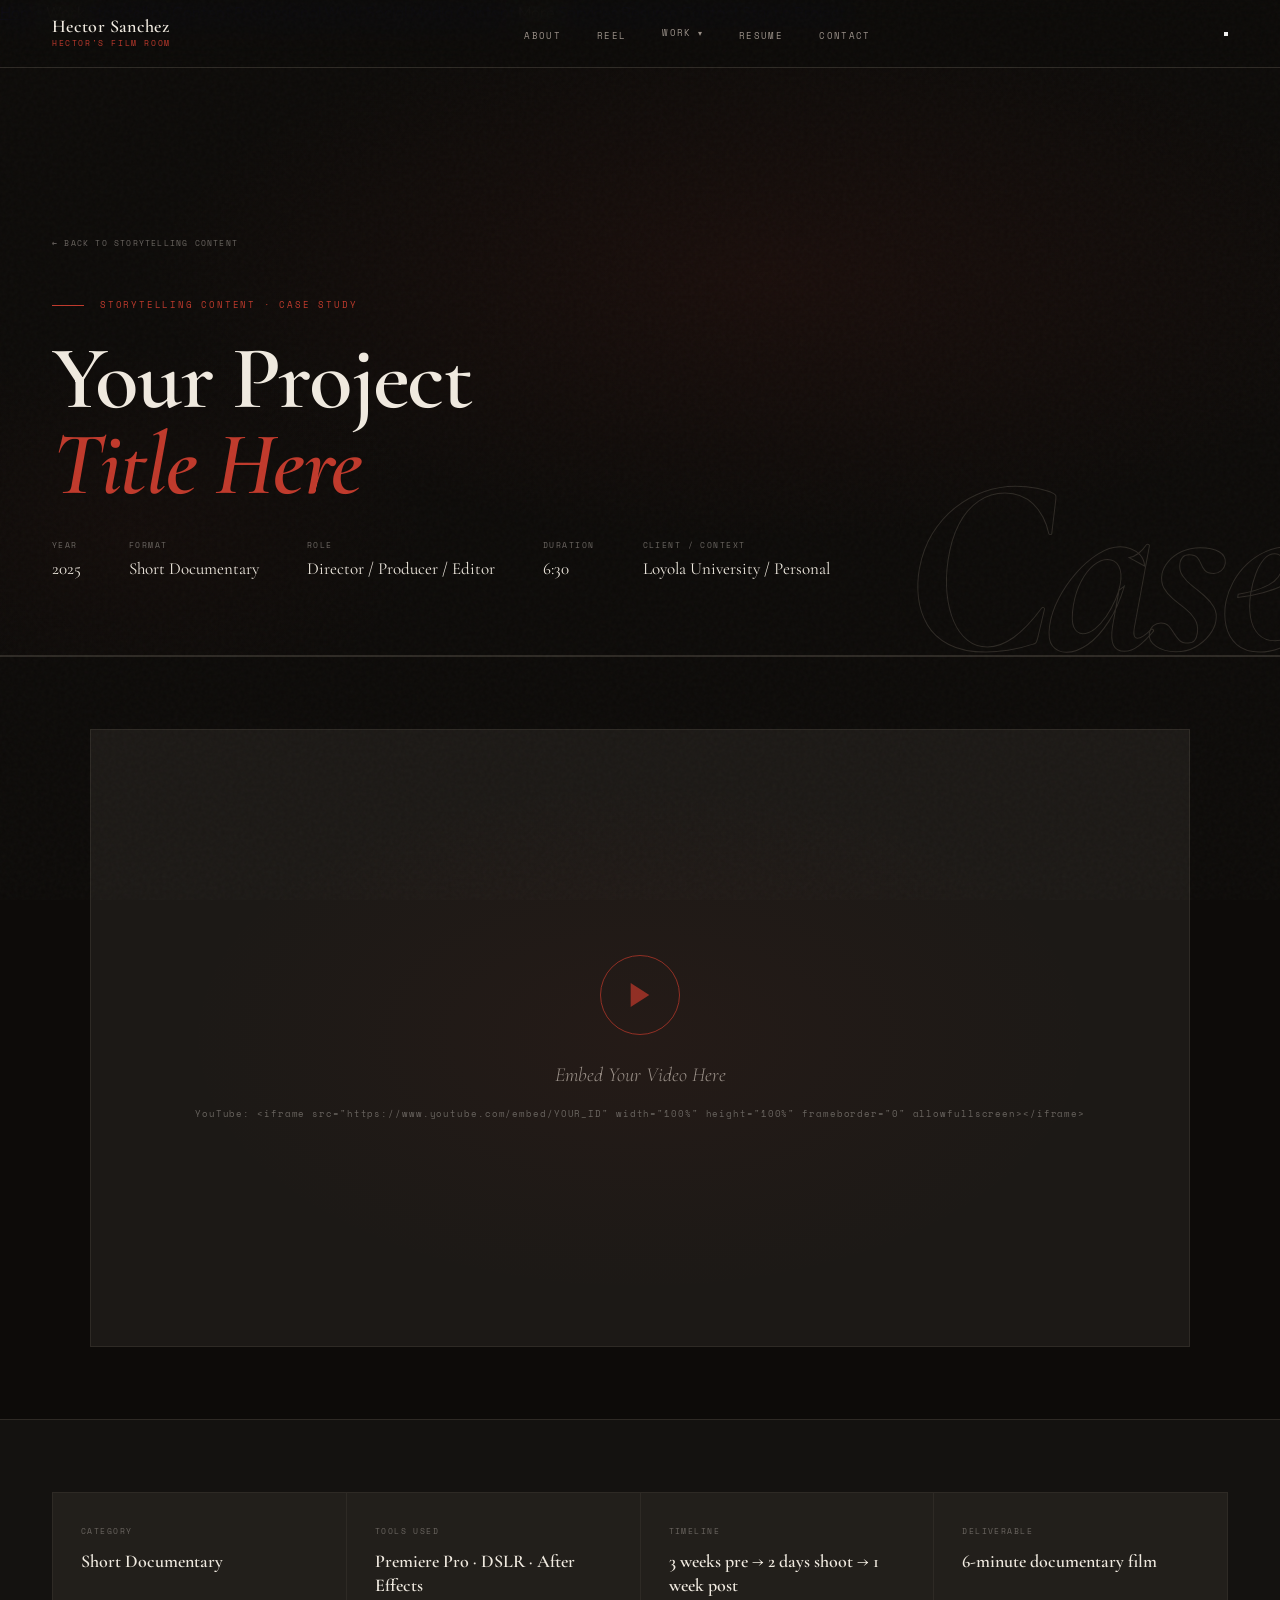
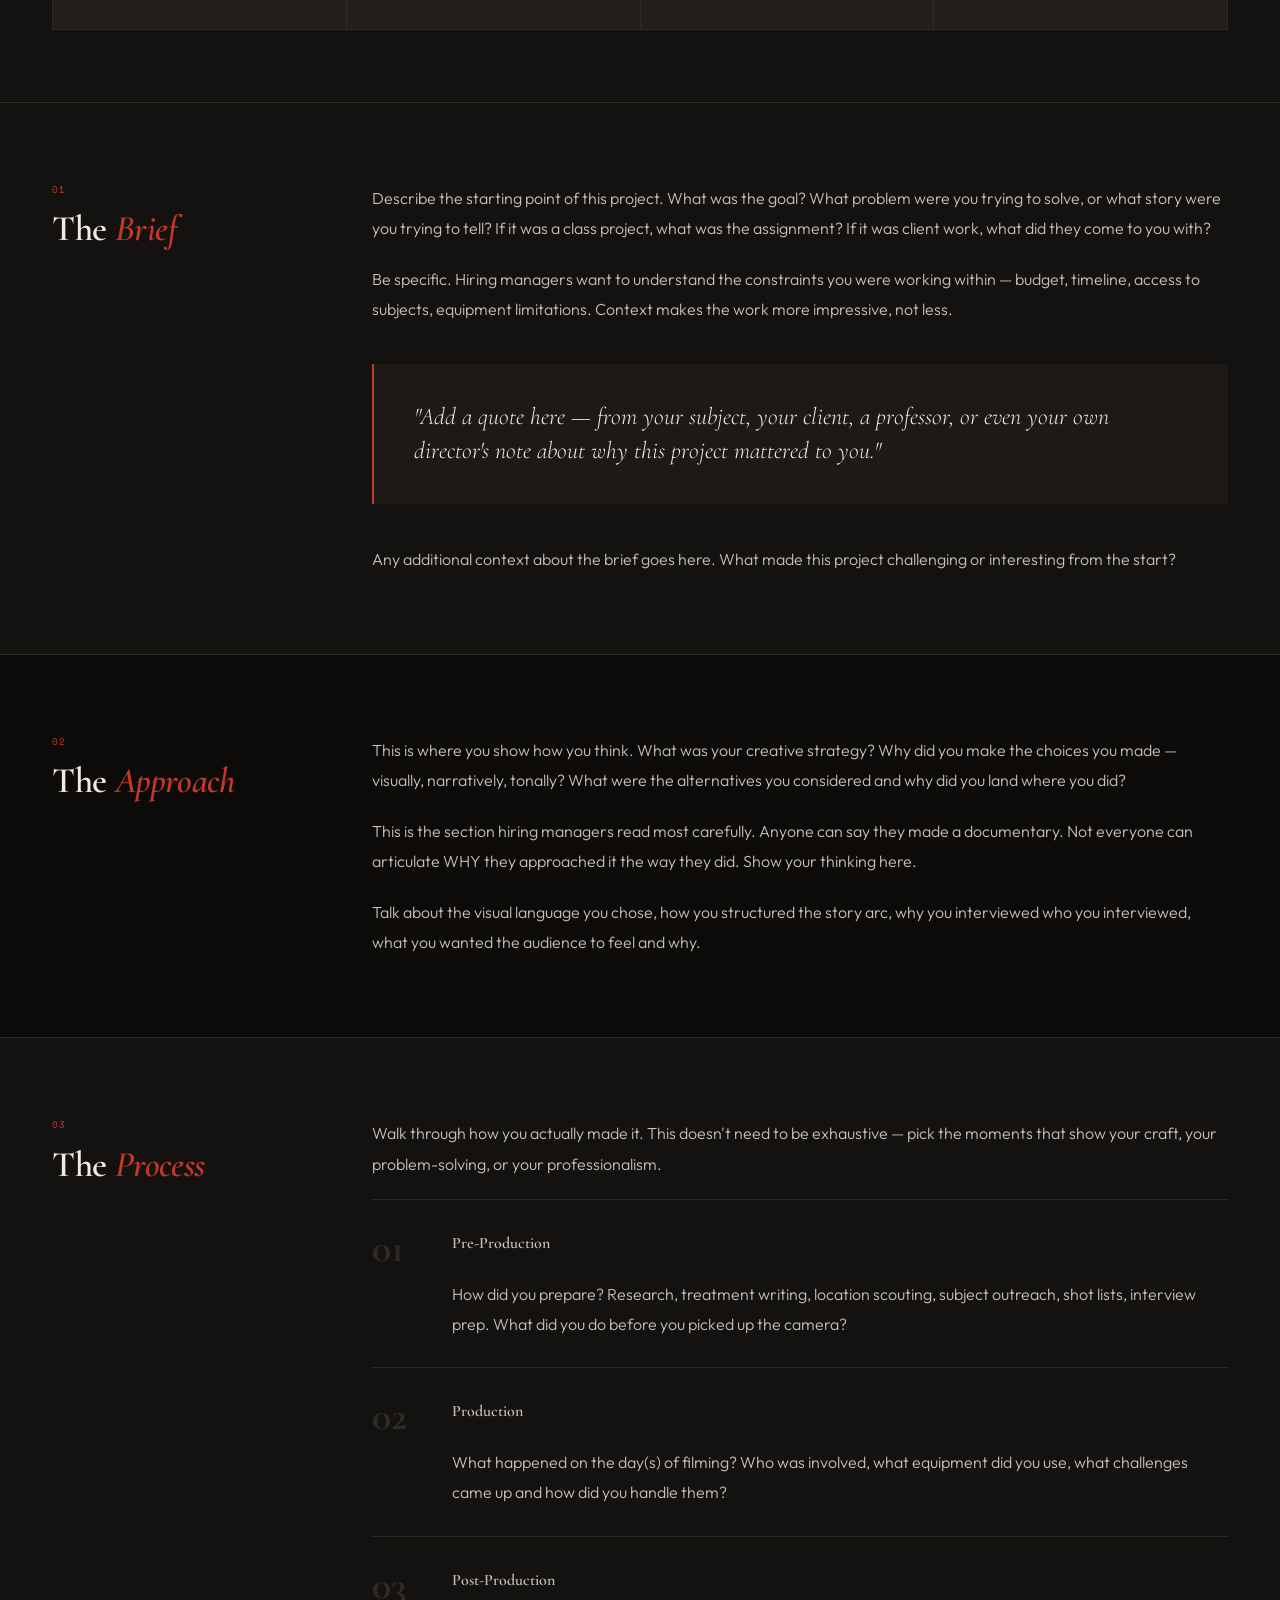
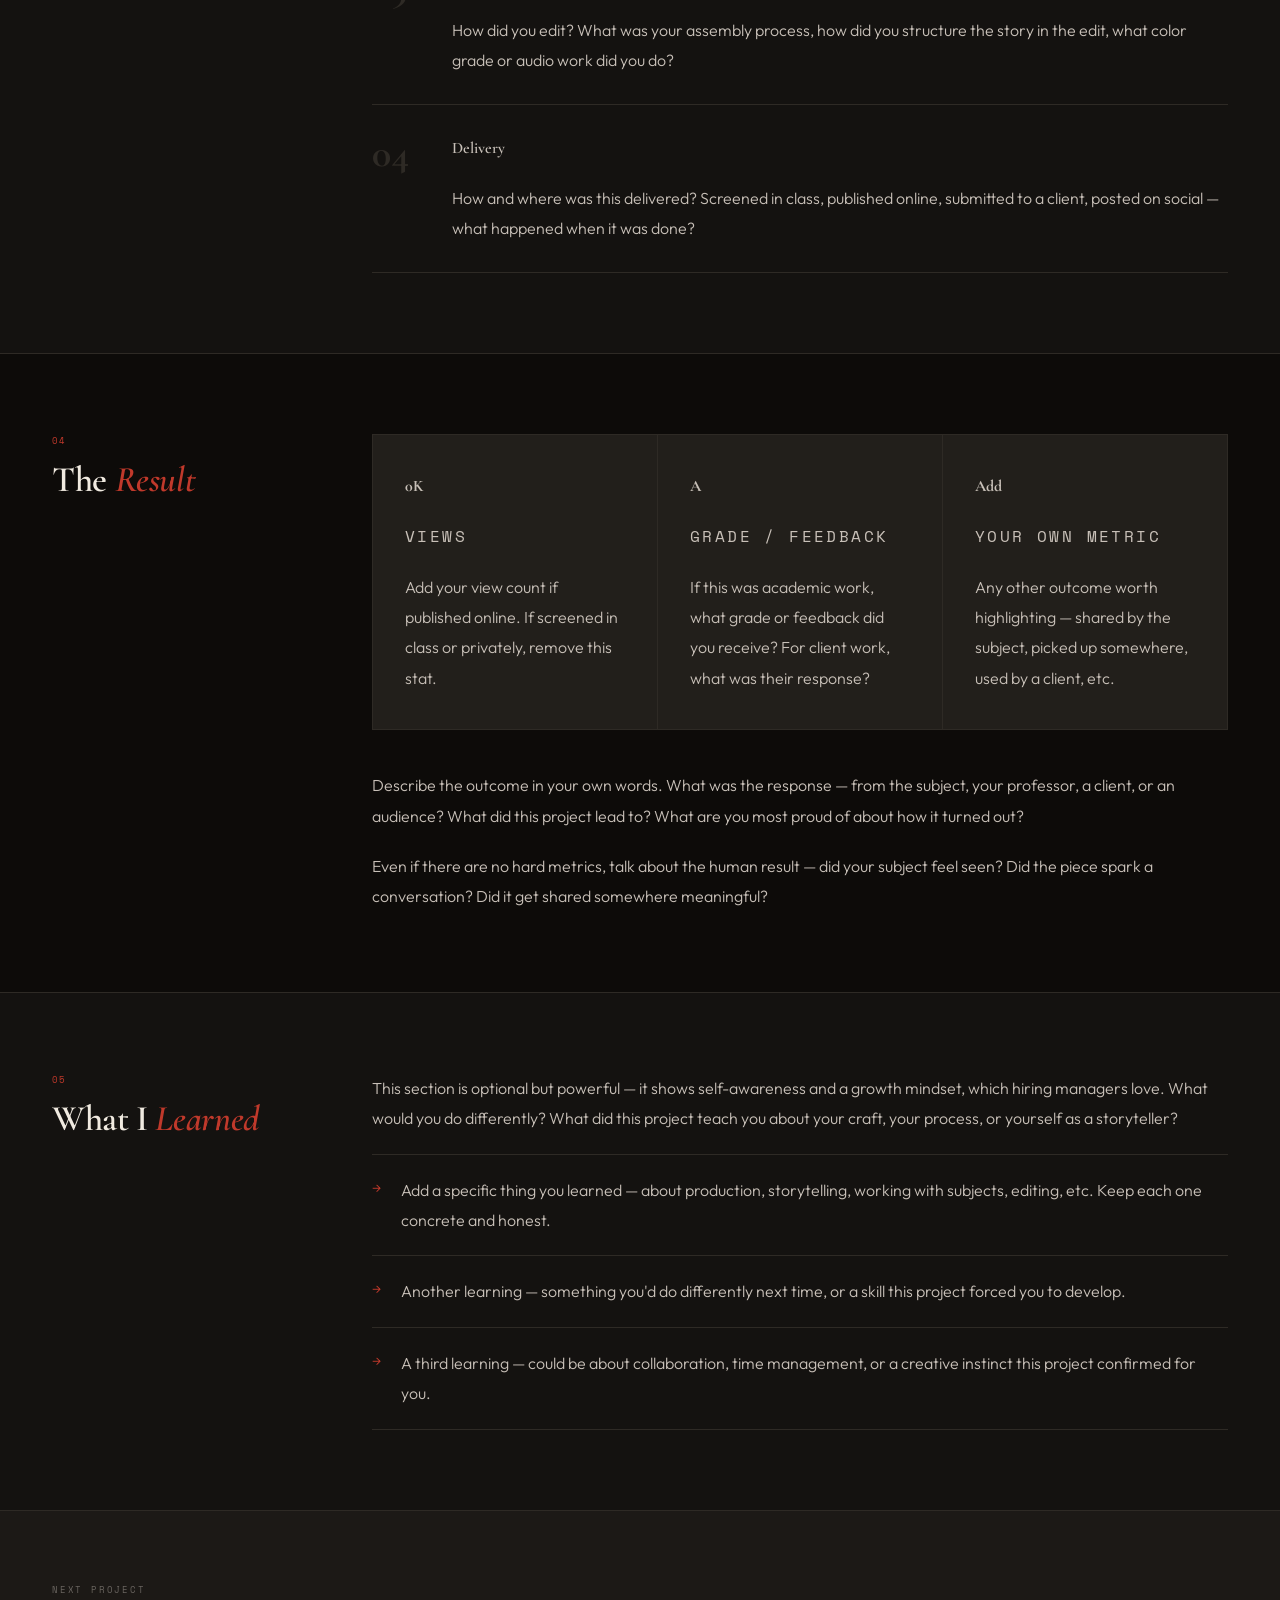
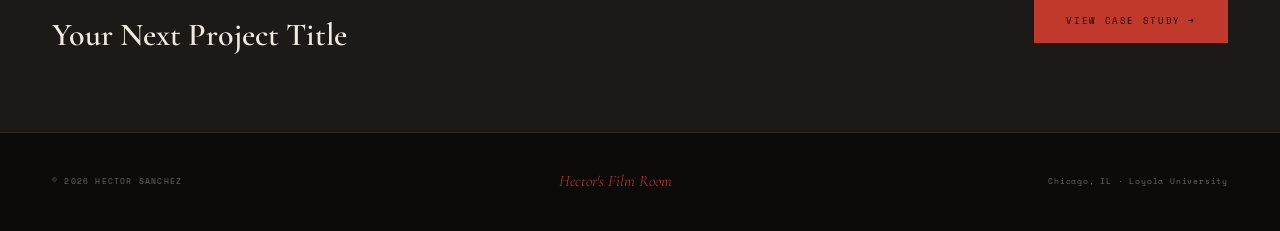
<file: case-study-template.html>
<!DOCTYPE html>
<html lang="en">
<head>
<meta charset="UTF-8">
<meta name="viewport" content="width=device-width, initial-scale=1.0">
<title>[Project Title] — Case Study · Hector's Film Room</title>
<style>
/* ═══════════════════════════════════════════
   HECTOR'S FILM ROOM — Shared Styles
   ═══════════════════════════════════════════ */

@import url('https://fonts.googleapis.com/css2?family=Cormorant+Garamond:ital,wght@0,300;0,400;0,600;0,700;1,300;1,400;1,600&family=Outfit:wght@300;400;500;600&family=Space+Mono:wght@400;700&display=swap');

:root {
  --black:   #0D0B09;
  --dark:    #141210;
  --surface: #1C1916;
  --card:    #221F1B;
  --border:  #2E2A25;
  --gold:    #C0392B;
  --gold-lt: #E05444;
  --red:     #A63A2E;
  --text:    #F0EAE0;
  --muted:   #9A9088;
  --sub:     #6A6560;
}

*, *::before, *::after { box-sizing: border-box; margin: 0; padding: 0; }
html { scroll-behavior: smooth; }

body {
  background: var(--black);
  color: var(--text);
  font-family: 'Outfit', sans-serif;
  font-weight: 300;
  line-height: 1.6;
  overflow-x: hidden;
}

body::before {
  content: '';
  position: fixed;
  inset: 0;
  background-image: url("data:image/svg+xml,%3Csvg viewBox='0 0 256 256' xmlns='http://www.w3.org/2000/svg'%3E%3Cfilter id='noise'%3E%3CfeTurbulence type='fractalNoise' baseFrequency='0.9' numOctaves='4' stitchTiles='stitch'/%3E%3C/filter%3E%3Crect width='100%25' height='100%25' filter='url(%23noise)' opacity='1'/%3E%3C/svg%3E");
  opacity: 0.03;
  pointer-events: none;
  z-index: 9999;
}

/* ── NAV ── */
nav {
  position: fixed;
  top: 0; left: 0; right: 0;
  z-index: 100;
  height: 68px;
  display: flex;
  justify-content: space-between;
  align-items: center;
  padding: 0 52px;
  background: rgba(13,11,9,0.92);
  backdrop-filter: blur(12px);
  border-bottom: 1px solid var(--border);
}

.nav-logo {
  display: flex;
  flex-direction: column;
  text-decoration: none;
  gap: 2px;
}

.nav-logo-name {
  font-family: 'Cormorant Garamond', serif;
  font-size: 18px;
  font-weight: 600;
  color: var(--text);
  letter-spacing: 0.02em;
  line-height: 1;
}

.nav-logo-sub {
  font-family: 'Space Mono', monospace;
  font-size: 8px;
  letter-spacing: 0.2em;
  text-transform: uppercase;
  color: var(--gold);
}

.nav-links {
  display: flex;
  gap: 36px;
  list-style: none;
  align-items: center;
}

.nav-links a {
  font-family: 'Space Mono', monospace;
  font-size: 9px;
  letter-spacing: 0.15em;
  text-transform: uppercase;
  color: var(--muted);
  text-decoration: none;
  transition: color 0.25s;
  position: relative;
}

.nav-links a::after {
  content: '';
  position: absolute;
  bottom: -4px; left: 0;
  width: 0; height: 1px;
  background: var(--gold);
  transition: width 0.2s;
}

.nav-links a:hover { color: var(--text); }
.nav-links a:hover::after { width: 100%; }
.nav-links a.active { color: var(--gold); }
.nav-links a.active::after { width: 100%; }

/* Work dropdown */
.nav-dropdown {
  position: relative;
}

.nav-dropdown-toggle {
  font-family: 'Space Mono', monospace;
  font-size: 9px;
  letter-spacing: 0.15em;
  text-transform: uppercase;
  color: var(--muted);
  text-decoration: none;
  cursor: pointer;
  transition: color 0.2s;
  display: flex;
  align-items: center;
  gap: 6px;
}

.nav-dropdown-toggle::after {
  content: '▾';
  font-size: 8px;
  transition: transform 0.2s;
}

.nav-dropdown:hover .nav-dropdown-toggle { color: var(--text); }
.nav-dropdown:hover .nav-dropdown-toggle::after { transform: rotate(180deg); }

.nav-dropdown-menu {
  position: absolute;
  top: calc(100% + 4px);
  right: 0;
  background: var(--surface);
  border: 1px solid var(--border);
  min-width: 260px;
  opacity: 0;
  pointer-events: none;
  transform: translateY(-8px);
  transition: all 0.25s ease;
}

.nav-dropdown:hover .nav-dropdown-menu {
  opacity: 1;
  pointer-events: all;
  transform: translateY(0);
}

.nav-dropdown-menu::before {
  content: "";
  position: absolute;
  top: -12px;
  left: 0;
  right: 0;
  height: 12px;
}

.nav-dropdown-item {
  display: flex;
  flex-direction: column;
  gap: 2px;
  padding: 16px 20px;
  border-bottom: 1px solid var(--border);
  text-decoration: none;
  transition: background 0.15s;
}

.nav-dropdown-item:last-child { border-bottom: none; }
.nav-dropdown-item:hover { background: var(--card); }

.nav-dropdown-item-main {
  font-family: 'Cormorant Garamond', serif;
  font-size: 16px;
  font-weight: 600;
  color: var(--text);
  transition: color 0.15s;
}

.nav-dropdown-item:hover .nav-dropdown-item-main { color: var(--gold); }

.nav-dropdown-item-sub {
  font-family: 'Space Mono', monospace;
  font-size: 8px;
  letter-spacing: 0.12em;
  text-transform: uppercase;
  color: var(--sub);
}

/* ── SHARED SECTION STYLES ── */
.section-wrap {
  padding: 100px 52px;
  border-top: 1px solid var(--border);
}

.section-wrap.alt { background: var(--dark); }

.section-label {
  display: flex;
  align-items: center;
  gap: 16px;
  margin-bottom: 64px;
}

.section-num {
  font-family: 'Space Mono', monospace;
  font-size: 10px;
  letter-spacing: 0.15em;
  color: var(--gold);
}

.section-title {
  font-family: 'Cormorant Garamond', serif;
  font-size: 42px;
  font-weight: 600;
  letter-spacing: -0.01em;
}

.section-rule {
  flex: 1;
  height: 1px;
  background: var(--border);
}

/* ── PROJECT GRID ── */
.project-grid {
  display: grid;
  grid-template-columns: repeat(auto-fill, minmax(340px, 1fr));
  gap: 1px;
  background: var(--border);
}

.project-card {
  background: var(--card);
  padding: 40px 36px;
  position: relative;
  overflow: hidden;
  transition: background 0.25s, transform 0.25s;
  text-decoration: none;
  color: inherit;
  display: flex;
  flex-direction: column;
  cursor: pointer;
}

.project-card::before {
  content: '';
  position: absolute;
  top: 0; left: 0;
  width: 2px; height: 0;
  background: var(--gold);
  transition: height 0.3s ease;
}

.project-card:hover { background: var(--surface); transform: translateY(-1px); }
.project-card:hover::before { height: 100%; }

.project-card.large {
  grid-column: span 2;
  padding: 56px 48px;
}

.card-num {
  font-family: 'Space Mono', monospace;
  font-size: 9px;
  letter-spacing: 0.15em;
  color: var(--sub);
  margin-bottom: 36px;
}

.card-title {
  font-family: 'Cormorant Garamond', serif;
  font-size: 26px;
  font-weight: 600;
  line-height: 1.15;
  margin-bottom: 16px;
  transition: color 0.2s;
}

.project-card.large .card-title { font-size: 38px; }
.project-card:hover .card-title { color: var(--gold-lt); }

.card-bar {
  width: 24px; height: 1px;
  background: var(--gold);
  margin-bottom: 16px;
  transition: width 0.3s;
}

.project-card:hover .card-bar { width: 48px; }

.card-desc {
  font-size: 13px;
  line-height: 1.7;
  color: var(--muted);
  flex: 1;
  margin-bottom: 28px;
}

.card-footer {
  display: flex;
  justify-content: space-between;
  align-items: center;
  padding-top: 20px;
  border-top: 1px solid var(--border);
  margin-top: auto;
}

.card-role {
  font-family: 'Space Mono', monospace;
  font-size: 8px;
  letter-spacing: 0.12em;
  text-transform: uppercase;
  color: var(--sub);
}

.card-link {
  font-family: 'Space Mono', monospace;
  font-size: 8px;
  letter-spacing: 0.12em;
  text-transform: uppercase;
  color: var(--gold);
  opacity: 0;
  transition: opacity 0.2s;
}

.project-card:hover .card-link { opacity: 1; }

/* ── PAGE HERO (inner pages) ── */
.page-hero {
  padding-top: 68px;
  padding-bottom: 80px;
  padding-left: 52px;
  padding-right: 52px;
  border-bottom: 1px solid var(--border);
  position: relative;
  overflow: hidden;
  min-height: 400px;
  display: flex;
  flex-direction: column;
  justify-content: flex-end;
}

.page-hero-bg {
  position: absolute;
  inset: 0;
  background: radial-gradient(ellipse 50% 80% at 80% 50%, rgba(201,168,76,0.05) 0%, transparent 70%);
}

.page-hero-back {
  display: inline-flex;
  align-items: center;
  gap: 8px;
  font-family: 'Space Mono', monospace;
  font-size: 8px;
  letter-spacing: 0.15em;
  text-transform: uppercase;
  color: var(--sub);
  text-decoration: none;
  margin-bottom: 40px;
  transition: color 0.2s;
  position: relative;
  z-index: 1;
}

.page-hero-back:hover { color: var(--gold); }

.page-hero-eyebrow {
  display: flex;
  align-items: center;
  gap: 16px;
  margin-bottom: 20px;
  position: relative;
  z-index: 1;
}

.page-hero-eyebrow-line {
  width: 32px; height: 1px;
  background: var(--gold);
}

.page-hero-eyebrow-text {
  font-family: 'Space Mono', monospace;
  font-size: 9px;
  letter-spacing: 0.2em;
  text-transform: uppercase;
  color: var(--gold);
}

.page-hero-title {
  font-family: 'Cormorant Garamond', serif;
  font-size: clamp(52px, 8vw, 96px);
  font-weight: 600;
  line-height: 0.95;
  letter-spacing: -0.02em;
  margin-bottom: 16px;
  position: relative;
  z-index: 1;
}

.page-hero-title em {
  font-style: italic;
  color: var(--gold);
}

.page-hero-subtitle {
  font-family: 'Space Mono', monospace;
  font-size: 9px;
  letter-spacing: 0.15em;
  text-transform: uppercase;
  color: var(--sub);
  position: relative;
  z-index: 1;
}

.page-hero-bg-text {
  position: absolute;
  right: -10px;
  bottom: -20px;
  font-family: 'Cormorant Garamond', serif;
  font-size: clamp(120px, 18vw, 240px);
  font-weight: 700;
  font-style: italic;
  color: transparent;
  -webkit-text-stroke: 1px var(--border);
  line-height: 1;
  user-select: none;
  pointer-events: none;
  letter-spacing: -0.04em;
}

/* ── FOOTER ── */
footer {
  background: var(--black);
  border-top: 1px solid var(--border);
  padding: 36px 52px;
  display: flex;
  justify-content: space-between;
  align-items: center;
}

.footer-left {
  font-family: 'Space Mono', monospace;
  font-size: 8px;
  letter-spacing: 0.15em;
  text-transform: uppercase;
  color: var(--sub);
}

.footer-center {
  font-family: 'Cormorant Garamond', serif;
  font-style: italic;
  font-size: 16px;
  color: var(--gold);
}

.footer-right {
  font-family: 'Space Mono', monospace;
  font-size: 8px;
  letter-spacing: 0.1em;
  color: var(--sub);
}

/* ── BUTTONS ── */
.btn-primary {
  font-family: 'Space Mono', monospace;
  font-size: 9px;
  letter-spacing: 0.18em;
  text-transform: uppercase;
  color: var(--black);
  background: var(--gold);
  text-decoration: none;
  padding: 14px 32px;
  display: inline-block;
  transition: background 0.2s;
  border: none;
  cursor: pointer;
}

.btn-primary:hover { background: var(--gold-lt); }

.btn-ghost {
  font-family: 'Space Mono', monospace;
  font-size: 9px;
  letter-spacing: 0.18em;
  text-transform: uppercase;
  color: var(--muted);
  border: 1px solid var(--border);
  text-decoration: none;
  padding: 14px 32px;
  display: inline-block;
  transition: all 0.2s;
}

.btn-ghost:hover { border-color: var(--muted); color: var(--text); }

/* ── ANIMATIONS ── */
@keyframes fadeUp {
  from { opacity: 0; transform: translateY(24px); }
  to   { opacity: 1; transform: translateY(0); }
}

@keyframes fadeIn {
  from { opacity: 0; }
  to   { opacity: 1; }
}

/* ── RESPONSIVE ── */
@media (max-width: 960px) {
  nav { padding: 0 24px; }
  .nav-links { gap: 20px; }
  .section-wrap { padding: 64px 24px; }
  .page-hero { padding: 68px 24px 56px; }
  .page-hero-bg-text { display: none; }
  .project-card.large { grid-column: span 1; }
  footer { flex-direction: column; gap: 12px; text-align: center; padding: 24px; }
}

/* ── SCROLL-BASED NAV HIGHLIGHTING ── */
.nav-links a.active,
.nav-links a.active::after {
  color: var(--gold);
  width: 100%;
}

.nav-links a.section-active {
  color: var(--text);
}

.nav-links a.section-active::after {
  width: 100%;
  background: var(--gold);
}

</style>
<style>

  /* ── CASE STUDY HERO ── */
  .cs-hero {
    padding-top: 68px;
    min-height: 70vh;
    display: flex;
    flex-direction: column;
    justify-content: flex-end;
    position: relative;
    overflow: hidden;
    border-bottom: 1px solid var(--border);
  }

  .cs-hero-bg {
    position: absolute;
    inset: 0;
    background:
      radial-gradient(ellipse 70% 60% at 60% 40%, rgba(192,57,43,0.07) 0%, transparent 70%),
      radial-gradient(ellipse 40% 50% at 10% 80%, rgba(166,58,46,0.04) 0%, transparent 60%);
  }

  .cs-hero-bg-text {
    position: absolute;
    right: -20px;
    bottom: -40px;
    font-family: 'Cormorant Garamond', serif;
    font-size: clamp(140px, 20vw, 300px);
    font-weight: 700;
    font-style: italic;
    color: transparent;
    -webkit-text-stroke: 1px var(--border);
    line-height: 1;
    user-select: none;
    pointer-events: none;
    letter-spacing: -0.04em;
  }

  .cs-hero-content {
    position: relative;
    z-index: 1;
    padding: 0 52px 72px;
  }

  .cs-back {
    display: inline-flex;
    align-items: center;
    gap: 8px;
    font-family: 'Space Mono', monospace;
    font-size: 8px;
    letter-spacing: 0.15em;
    text-transform: uppercase;
    color: var(--sub);
    text-decoration: none;
    margin-bottom: 48px;
    transition: color 0.2s;
  }

  .cs-back:hover { color: var(--gold); }

  .cs-category {
    display: flex;
    align-items: center;
    gap: 16px;
    margin-bottom: 24px;
  }

  .cs-category-line { width: 32px; height: 1px; background: var(--gold); }

  .cs-category-text {
    font-family: 'Space Mono', monospace;
    font-size: 9px;
    letter-spacing: 0.2em;
    text-transform: uppercase;
    color: var(--gold);
  }

  .cs-title {
    font-family: 'Cormorant Garamond', serif;
    font-size: clamp(48px, 7vw, 100px);
    font-weight: 600;
    line-height: 0.95;
    letter-spacing: -0.02em;
    margin-bottom: 32px;
    animation: fadeUp 0.7s 0.1s ease both;
  }

  .cs-title em { font-style: italic; color: var(--gold); }

  .cs-meta {
    display: flex;
    gap: 48px;
    flex-wrap: wrap;
    animation: fadeUp 0.7s 0.25s ease both;
  }

  .cs-meta-item { display: flex; flex-direction: column; gap: 4px; }

  .cs-meta-label {
    font-family: 'Space Mono', monospace;
    font-size: 8px;
    letter-spacing: 0.18em;
    text-transform: uppercase;
    color: var(--sub);
  }

  .cs-meta-value {
    font-family: 'Cormorant Garamond', serif;
    font-size: 17px;
    font-weight: 400;
    color: var(--text);
  }

  /* ── VIDEO ── */
  .cs-video {
    border-top: 1px solid var(--border);
    padding: 72px 52px;
    background: var(--black);
  }

  .cs-video-frame {
    width: 100%;
    aspect-ratio: 16/9;
    background: var(--surface);
    border: 1px solid var(--border);
    overflow: hidden;
    max-width: 1100px;
    margin: 0 auto;
  }

  .cs-video-frame iframe { width: 100%; height: 100%; border: none; }

  .cs-video-placeholder {
    width: 100%; height: 100%;
    display: flex;
    flex-direction: column;
    align-items: center;
    justify-content: center;
    gap: 16px;
    background: radial-gradient(ellipse 60% 60% at 50% 50%, rgba(192,57,43,0.05) 0%, transparent 70%);
  }

  .cs-play {
    width: 80px; height: 80px;
    border: 1px solid var(--gold);
    border-radius: 50%;
    display: flex;
    align-items: center;
    justify-content: center;
    color: var(--gold);
    opacity: 0.7;
    margin-bottom: 8px;
  }

  .cs-video-placeholder p {
    font-family: 'Cormorant Garamond', serif;
    font-size: 20px;
    font-style: italic;
    color: var(--muted);
  }

  .cs-video-placeholder span {
    font-family: 'Space Mono', monospace;
    font-size: 9px;
    letter-spacing: 0.1em;
    color: var(--sub);
  }

  /* ── CASE STUDY BODY ── */
  .cs-body {
    max-width: 1200px;
    margin: 0 auto;
  }

  /* Overview strip */
  .cs-overview {
    padding: 72px 52px;
    border-top: 1px solid var(--border);
    background: var(--dark);
  }

  .cs-overview-grid {
    display: grid;
    grid-template-columns: repeat(4, 1fr);
    gap: 1px;
    background: var(--border);
    border: 1px solid var(--border);
  }

  .cs-overview-item {
    background: var(--card);
    padding: 32px 28px;
  }

  .cs-overview-label {
    font-family: 'Space Mono', monospace;
    font-size: 8px;
    letter-spacing: 0.18em;
    text-transform: uppercase;
    color: var(--sub);
    margin-bottom: 12px;
  }

  .cs-overview-value {
    font-family: 'Cormorant Garamond', serif;
    font-size: 18px;
    font-weight: 600;
    color: var(--text);
    line-height: 1.3;
  }

  /* Content sections */
  .cs-section {
    padding: 80px 52px;
    border-top: 1px solid var(--border);
  }

  .cs-section:nth-child(even) { background: var(--dark); }

  .cs-section-layout {
    display: grid;
    grid-template-columns: 240px 1fr;
    gap: 80px;
    align-items: start;
  }

  .cs-section-sidebar { position: sticky; top: 100px; }

  .cs-section-num {
    font-family: 'Space Mono', monospace;
    font-size: 9px;
    letter-spacing: 0.15em;
    color: var(--gold);
    margin-bottom: 12px;
  }

  .cs-section-heading {
    font-family: 'Cormorant Garamond', serif;
    font-size: 36px;
    font-weight: 600;
    line-height: 1.1;
    letter-spacing: -0.01em;
  }

  .cs-section-heading em { font-style: italic; color: var(--gold); }

  .cs-content p {
    font-size: 16px;
    line-height: 1.9;
    color: #C8C0B8;
    margin-bottom: 20px;
  }

  .cs-content p:last-child { margin-bottom: 0; }

  /* Pull quote */
  .cs-pull-quote {
    margin: 40px 0;
    padding: 36px 40px;
    border-left: 2px solid var(--gold);
    background: var(--surface);
  }

  .cs-pull-quote p {
    font-family: 'Cormorant Garamond', serif;
    font-size: 24px;
    font-style: italic;
    font-weight: 300;
    line-height: 1.4;
    color: var(--text) !important;
    margin: 0 !important;
  }

  /* Process steps */
  .cs-process-steps {
    display: flex;
    flex-direction: column;
    gap: 0;
    margin-top: 8px;
  }

  .cs-step {
    display: flex;
    gap: 32px;
    padding: 28px 0;
    border-bottom: 1px solid var(--border);
    align-items: flex-start;
  }

  .cs-step:first-child { border-top: 1px solid var(--border); }

  .cs-step-num {
    font-family: 'Cormorant Garamond', serif;
    font-size: 40px;
    font-weight: 700;
    color: var(--border);
    line-height: 1;
    min-width: 48px;
    flex-shrink: 0;
    transition: color 0.2s;
  }

  .cs-step:hover .cs-step-num { color: var(--gold); }

  .cs-step-body {}

  .cs-step-title {
    font-family: 'Cormorant Garamond', serif;
    font-size: 20px;
    font-weight: 600;
    margin-bottom: 8px;
    transition: color 0.2s;
  }

  .cs-step:hover .cs-step-title { color: var(--gold-lt); }

  .cs-step-desc {
    font-size: 14px;
    line-height: 1.7;
    color: var(--muted);
  }

  /* Results */
  .cs-results-grid {
    display: grid;
    grid-template-columns: repeat(3, 1fr);
    gap: 1px;
    background: var(--border);
    border: 1px solid var(--border);
    margin-bottom: 40px;
  }

  .cs-result-stat {
    background: var(--card);
    padding: 36px 32px;
  }

  .cs-result-num {
    font-family: 'Cormorant Garamond', serif;
    font-size: 52px;
    font-weight: 700;
    line-height: 1;
    color: var(--gold);
    margin-bottom: 8px;
  }

  .cs-result-label {
    font-family: 'Space Mono', monospace;
    font-size: 9px;
    letter-spacing: 0.15em;
    text-transform: uppercase;
    color: var(--sub);
    margin-bottom: 12px;
  }

  .cs-result-desc {
    font-size: 13px;
    line-height: 1.6;
    color: var(--muted);
  }

  /* Learnings */
  .cs-learnings {
    display: flex;
    flex-direction: column;
    gap: 0;
    margin-top: 8px;
  }

  .cs-learning {
    display: flex;
    gap: 20px;
    padding: 20px 0;
    border-bottom: 1px solid var(--border);
    align-items: flex-start;
  }

  .cs-learning:first-child { border-top: 1px solid var(--border); }

  .cs-learning-arrow {
    color: var(--gold);
    font-size: 14px;
    margin-top: 2px;
    flex-shrink: 0;
  }

  .cs-learning-text {
    font-size: 15px;
    line-height: 1.7;
    color: #C8C0B8;
  }

  /* Next project */
  .cs-next {
    padding: 72px 52px;
    border-top: 1px solid var(--border);
    background: var(--surface);
    display: flex;
    justify-content: space-between;
    align-items: center;
  }

  .cs-next-label {
    font-family: 'Space Mono', monospace;
    font-size: 9px;
    letter-spacing: 0.2em;
    text-transform: uppercase;
    color: var(--sub);
    margin-bottom: 12px;
  }

  .cs-next-title {
    font-family: 'Cormorant Garamond', serif;
    font-size: 32px;
    font-weight: 600;
  }

  .cs-next-link {
    font-family: 'Space Mono', monospace;
    font-size: 9px;
    letter-spacing: 0.18em;
    text-transform: uppercase;
    color: var(--black);
    background: var(--gold);
    text-decoration: none;
    padding: 14px 32px;
    transition: background 0.2s;
    white-space: nowrap;
  }

  .cs-next-link:hover { background: var(--gold-lt); }

  /* ── RESPONSIVE ── */
  @media (max-width: 960px) {
    .cs-hero-content { padding: 0 24px 56px; }
    .cs-hero-bg-text { display: none; }
    .cs-video, .cs-overview, .cs-section, .cs-next { padding: 56px 24px; }
    .cs-section-layout { grid-template-columns: 1fr; gap: 32px; }
    .cs-section-sidebar { position: static; }
    .cs-overview-grid { grid-template-columns: 1fr 1fr; }
    .cs-results-grid { grid-template-columns: 1fr; }
    .cs-next { flex-direction: column; gap: 32px; align-items: flex-start; }
    .cs-meta { gap: 28px; }
  }
</style>
</head>
<body>

<!-- NAV -->
<nav>
  <a href="index.html" class="nav-logo">
    <span class="nav-logo-name">Hector Sanchez</span>
    <span class="nav-logo-sub">Hector's Film Room</span>
  </a>
  <ul class="nav-links">
    <li><a href="index.html#about">About</a></li>
    <li><a href="index.html#reel">Reel</a></li>
    <li class="nav-dropdown">
      <span class="nav-dropdown-toggle active">Work</span>
      <div class="nav-dropdown-menu">
        <a href="storytelling.html" class="nav-dropdown-item">
          <span class="nav-dropdown-item-main">Storytelling Content</span>
          <span class="nav-dropdown-item-sub">Short Docs &amp; Narrative Work</span>
        </a>
        <a href="professional.html" class="nav-dropdown-item">
          <span class="nav-dropdown-item-main">Professional Work</span>
          <span class="nav-dropdown-item-sub">Commercial &amp; Branded Projects</span>
        </a>
        <a href="social.html" class="nav-dropdown-item">
          <span class="nav-dropdown-item-main">Social Media Content</span>
          <span class="nav-dropdown-item-sub">Short-Form, Reels &amp; Digital</span>
        </a>
      </div>
    </li>
    <li><a href="index.html#resume">Resume</a></li>
    <li><a href="index.html#contact">Contact</a></li>
  </ul>
  <button class="nav-hamburger" id="hamburger" aria-label="Menu" onclick="toggleMenu()">
    <span></span><span></span><span></span>
  </button>
</nav>

<!-- MOBILE MENU -->
<div class="mobile-menu" id="mobile-menu">
  <a href="index.html" onclick="closeMenu()">Home</a>
  <span class="mobile-menu-section">Work</span>
  <a href="storytelling.html" onclick="closeMenu()">Storytelling Content</a>
  <a href="professional.html" onclick="closeMenu()">Professional Work</a>
  <a href="social.html" onclick="closeMenu()">Social Media Content</a>
  <span class="mobile-menu-section">More</span>
  <a href="index.html#services" onclick="closeMenu()">Services</a>
  <a href="index.html#resume" onclick="closeMenu()">Resume</a>
  <a href="index.html#contact" onclick="closeMenu()">Contact</a>
  <a href="inquiry.html" class="highlight" onclick="closeMenu()">Start a Project</a>
</div>

<!-- ══════════════════════════════════════
     CASE STUDY HERO
     Fill in: project title, category, and meta fields
     ══════════════════════════════════════ -->
<section class="cs-hero">
  <div class="cs-hero-bg"></div>
  <div class="cs-hero-bg-text">Case</div>
  <div class="cs-hero-content">
    <a href="storytelling.html" class="cs-back">← Back to Storytelling Content</a>
    <!-- Change href above to match which section this project lives in -->

    <div class="cs-category">
      <div class="cs-category-line"></div>
      <!-- Change category label below to match: Storytelling Content / Professional Work / Social Media Content -->
      <span class="cs-category-text">Storytelling Content · Case Study</span>
    </div>

    <h1 class="cs-title">
      Your Project<br><em>Title Here</em>
    </h1>
    <!-- Split the title however looks best — first line normal, second line italic gold -->

    <div class="cs-meta">
      <div class="cs-meta-item">
        <span class="cs-meta-label">Year</span>
        <span class="cs-meta-value">2025</span>
      </div>
      <div class="cs-meta-item">
        <span class="cs-meta-label">Format</span>
        <span class="cs-meta-value">Short Documentary</span>
        <!-- Options: Short Documentary · Branded Content · Instagram Reel · TikTok Series · etc. -->
      </div>
      <div class="cs-meta-item">
        <span class="cs-meta-label">Role</span>
        <span class="cs-meta-value">Director / Producer / Editor</span>
      </div>
      <div class="cs-meta-item">
        <span class="cs-meta-label">Duration</span>
        <span class="cs-meta-value">6:30</span>
      </div>
      <div class="cs-meta-item">
        <span class="cs-meta-label">Client / Context</span>
        <span class="cs-meta-value">Loyola University / Personal</span>
      </div>
    </div>
  </div>
</section>

<!-- ══════════════════════════════════════
     VIDEO EMBED
     Replace placeholder with YouTube or Vimeo iframe when ready
     ══════════════════════════════════════ -->
<section class="cs-video">
  <div class="cs-video-frame">
    <div class="cs-video-placeholder">
      <div class="cs-play">
        <svg width="32" height="32" viewBox="0 0 24 24" fill="none">
          <polygon points="5,3 19,12 5,21" fill="currentColor"/>
        </svg>
      </div>
      <p>Embed Your Video Here</p>
      <span>YouTube: &lt;iframe src="https://www.youtube.com/embed/YOUR_ID" width="100%" height="100%" frameborder="0" allowfullscreen&gt;&lt;/iframe&gt;</span>
    </div>
    <!--
      YOUTUBE:  <iframe src="https://www.youtube.com/embed/YOUR_VIDEO_ID" width="100%" height="100%" frameborder="0" allowfullscreen></iframe>
      VIMEO:    <iframe src="https://player.vimeo.com/video/YOUR_VIDEO_ID" width="100%" height="100%" frameborder="0" allowfullscreen></iframe>
    -->
  </div>
</section>

<!-- ══════════════════════════════════════
     PROJECT OVERVIEW STRIP
     Quick stats at a glance
     ══════════════════════════════════════ -->
<section class="cs-overview">
  <div class="cs-overview-grid">
    <div class="cs-overview-item">
      <p class="cs-overview-label">Category</p>
      <p class="cs-overview-value">Short Documentary</p>
    </div>
    <div class="cs-overview-item">
      <p class="cs-overview-label">Tools Used</p>
      <p class="cs-overview-value">Premiere Pro · DSLR · After Effects</p>
    </div>
    <div class="cs-overview-item">
      <p class="cs-overview-label">Timeline</p>
      <p class="cs-overview-value">3 weeks pre → 2 days shoot → 1 week post</p>
      <!-- Adjust timeline to match your actual production -->
    </div>
    <div class="cs-overview-item">
      <p class="cs-overview-label">Deliverable</p>
      <p class="cs-overview-value">6-minute documentary film</p>
    </div>
  </div>
</section>

<!-- ══════════════════════════════════════
     SECTION 01 — THE BRIEF
     What was the goal, challenge, or starting point?
     ══════════════════════════════════════ -->
<section class="cs-section">
  <div class="cs-section-layout">
    <div class="cs-section-sidebar">
      <p class="cs-section-num">01</p>
      <h2 class="cs-section-heading">The <em>Brief</em></h2>
    </div>
    <div class="cs-content">
      <p>Describe the starting point of this project. What was the goal? What problem were you trying to solve, or what story were you trying to tell? If it was a class project, what was the assignment? If it was client work, what did they come to you with?</p>
      <p>Be specific. Hiring managers want to understand the constraints you were working within — budget, timeline, access to subjects, equipment limitations. Context makes the work more impressive, not less.</p>
      <div class="cs-pull-quote">
        <p>"Add a quote here — from your subject, your client, a professor, or even your own director's note about why this project mattered to you."</p>
      </div>
      <p>Any additional context about the brief goes here. What made this project challenging or interesting from the start?</p>
    </div>
  </div>
</section>

<!-- ══════════════════════════════════════
     SECTION 02 — THE APPROACH
     How did you think about it? What creative decisions did you make?
     ══════════════════════════════════════ -->
<section class="cs-section">
  <div class="cs-section-layout">
    <div class="cs-section-sidebar">
      <p class="cs-section-num">02</p>
      <h2 class="cs-section-heading">The <em>Approach</em></h2>
    </div>
    <div class="cs-content">
      <p>This is where you show how you think. What was your creative strategy? Why did you make the choices you made — visually, narratively, tonally? What were the alternatives you considered and why did you land where you did?</p>
      <p>This is the section hiring managers read most carefully. Anyone can say they made a documentary. Not everyone can articulate WHY they approached it the way they did. Show your thinking here.</p>
      <p>Talk about the visual language you chose, how you structured the story arc, why you interviewed who you interviewed, what you wanted the audience to feel and why.</p>
    </div>
  </div>
</section>

<!-- ══════════════════════════════════════
     SECTION 03 — THE PROCESS
     Behind the scenes — pre-production, production, post
     ══════════════════════════════════════ -->
<section class="cs-section">
  <div class="cs-section-layout">
    <div class="cs-section-sidebar">
      <p class="cs-section-num">03</p>
      <h2 class="cs-section-heading">The <em>Process</em></h2>
    </div>
    <div class="cs-content">
      <p>Walk through how you actually made it. This doesn't need to be exhaustive — pick the moments that show your craft, your problem-solving, or your professionalism.</p>

      <div class="cs-process-steps">
        <div class="cs-step">
          <span class="cs-step-num">01</span>
          <div class="cs-step-body">
            <p class="cs-step-title">Pre-Production</p>
            <p class="cs-step-desc">How did you prepare? Research, treatment writing, location scouting, subject outreach, shot lists, interview prep. What did you do before you picked up the camera?</p>
          </div>
        </div>
        <div class="cs-step">
          <span class="cs-step-num">02</span>
          <div class="cs-step-body">
            <p class="cs-step-title">Production</p>
            <p class="cs-step-desc">What happened on the day(s) of filming? Who was involved, what equipment did you use, what challenges came up and how did you handle them?</p>
          </div>
        </div>
        <div class="cs-step">
          <span class="cs-step-num">03</span>
          <div class="cs-step-body">
            <p class="cs-step-title">Post-Production</p>
            <p class="cs-step-desc">How did you edit? What was your assembly process, how did you structure the story in the edit, what color grade or audio work did you do?</p>
          </div>
        </div>
        <div class="cs-step">
          <span class="cs-step-num">04</span>
          <div class="cs-step-body">
            <p class="cs-step-title">Delivery</p>
            <p class="cs-step-desc">How and where was this delivered? Screened in class, published online, submitted to a client, posted on social — what happened when it was done?</p>
          </div>
        </div>
        <!-- ADD MORE STEPS AS NEEDED -->
      </div>
    </div>
  </div>
</section>

<!-- ══════════════════════════════════════
     SECTION 04 — THE RESULT
     What happened? Metrics, feedback, outcomes
     ══════════════════════════════════════ -->
<section class="cs-section">
  <div class="cs-section-layout">
    <div class="cs-section-sidebar">
      <p class="cs-section-num">04</p>
      <h2 class="cs-section-heading">The <em>Result</em></h2>
    </div>
    <div class="cs-content">

      <!-- METRICS — fill in what you have, remove what you don't -->
      <div class="cs-results-grid">
        <div class="cs-result-stat">
          <p class="cs-result-num">0K</p>
          <p class="cs-result-label">Views</p>
          <p class="cs-result-desc">Add your view count if published online. If screened in class or privately, remove this stat.</p>
        </div>
        <div class="cs-result-stat">
          <p class="cs-result-num">A</p>
          <p class="cs-result-label">Grade / Feedback</p>
          <p class="cs-result-desc">If this was academic work, what grade or feedback did you receive? For client work, what was their response?</p>
        </div>
        <div class="cs-result-stat">
          <p class="cs-result-num">Add</p>
          <p class="cs-result-label">Your Own Metric</p>
          <p class="cs-result-desc">Any other outcome worth highlighting — shared by the subject, picked up somewhere, used by a client, etc.</p>
        </div>
      </div>
      <!-- If you don't have metrics, just delete the cs-results-grid block above and write about the outcome in prose below -->

      <p>Describe the outcome in your own words. What was the response — from the subject, your professor, a client, or an audience? What did this project lead to? What are you most proud of about how it turned out?</p>
      <p>Even if there are no hard metrics, talk about the human result — did your subject feel seen? Did the piece spark a conversation? Did it get shared somewhere meaningful?</p>
    </div>
  </div>
</section>

<!-- ══════════════════════════════════════
     SECTION 05 — WHAT I LEARNED
     Reflection — shows maturity and self-awareness
     ══════════════════════════════════════ -->
<section class="cs-section">
  <div class="cs-section-layout">
    <div class="cs-section-sidebar">
      <p class="cs-section-num">05</p>
      <h2 class="cs-section-heading">What I <em>Learned</em></h2>
    </div>
    <div class="cs-content">
      <p>This section is optional but powerful — it shows self-awareness and a growth mindset, which hiring managers love. What would you do differently? What did this project teach you about your craft, your process, or yourself as a storyteller?</p>

      <div class="cs-learnings">
        <div class="cs-learning">
          <span class="cs-learning-arrow">→</span>
          <p class="cs-learning-text">Add a specific thing you learned — about production, storytelling, working with subjects, editing, etc. Keep each one concrete and honest.</p>
        </div>
        <div class="cs-learning">
          <span class="cs-learning-arrow">→</span>
          <p class="cs-learning-text">Another learning — something you'd do differently next time, or a skill this project forced you to develop.</p>
        </div>
        <div class="cs-learning">
          <span class="cs-learning-arrow">→</span>
          <p class="cs-learning-text">A third learning — could be about collaboration, time management, or a creative instinct this project confirmed for you.</p>
        </div>
        <!-- ADD OR REMOVE LEARNINGS AS NEEDED -->
      </div>
    </div>
  </div>
</section>

<!-- ══════════════════════════════════════
     NEXT PROJECT
     Links to the next case study or back to the work section
     ══════════════════════════════════════ -->
<section class="cs-next">
  <div>
    <p class="cs-next-label">Next Project</p>
    <h3 class="cs-next-title">Your Next Project Title</h3>
    <!-- Change this to the title of the next case study -->
  </div>
  <a href="case-study-template.html" class="cs-next-link">View Case Study →</a>
  <!-- Change href to the actual next case study file -->
</section>

<footer>
  <span class="footer-left">© 2026 Hector Sanchez</span>
  <span class="footer-center">Hector's Film Room</span>
  <span class="footer-right">Chicago, IL · Loyola University</span>
</footer>

<script>
  function toggleMenu() {
    const menu = document.getElementById('mobile-menu');
    const btn = document.getElementById('hamburger');
    menu.classList.toggle('open');
    btn.classList.toggle('open');
  }
  function closeMenu() {
    document.getElementById('mobile-menu').classList.remove('open');
    document.getElementById('hamburger').classList.remove('open');
  }
</script>
</body>
</html>
</file>
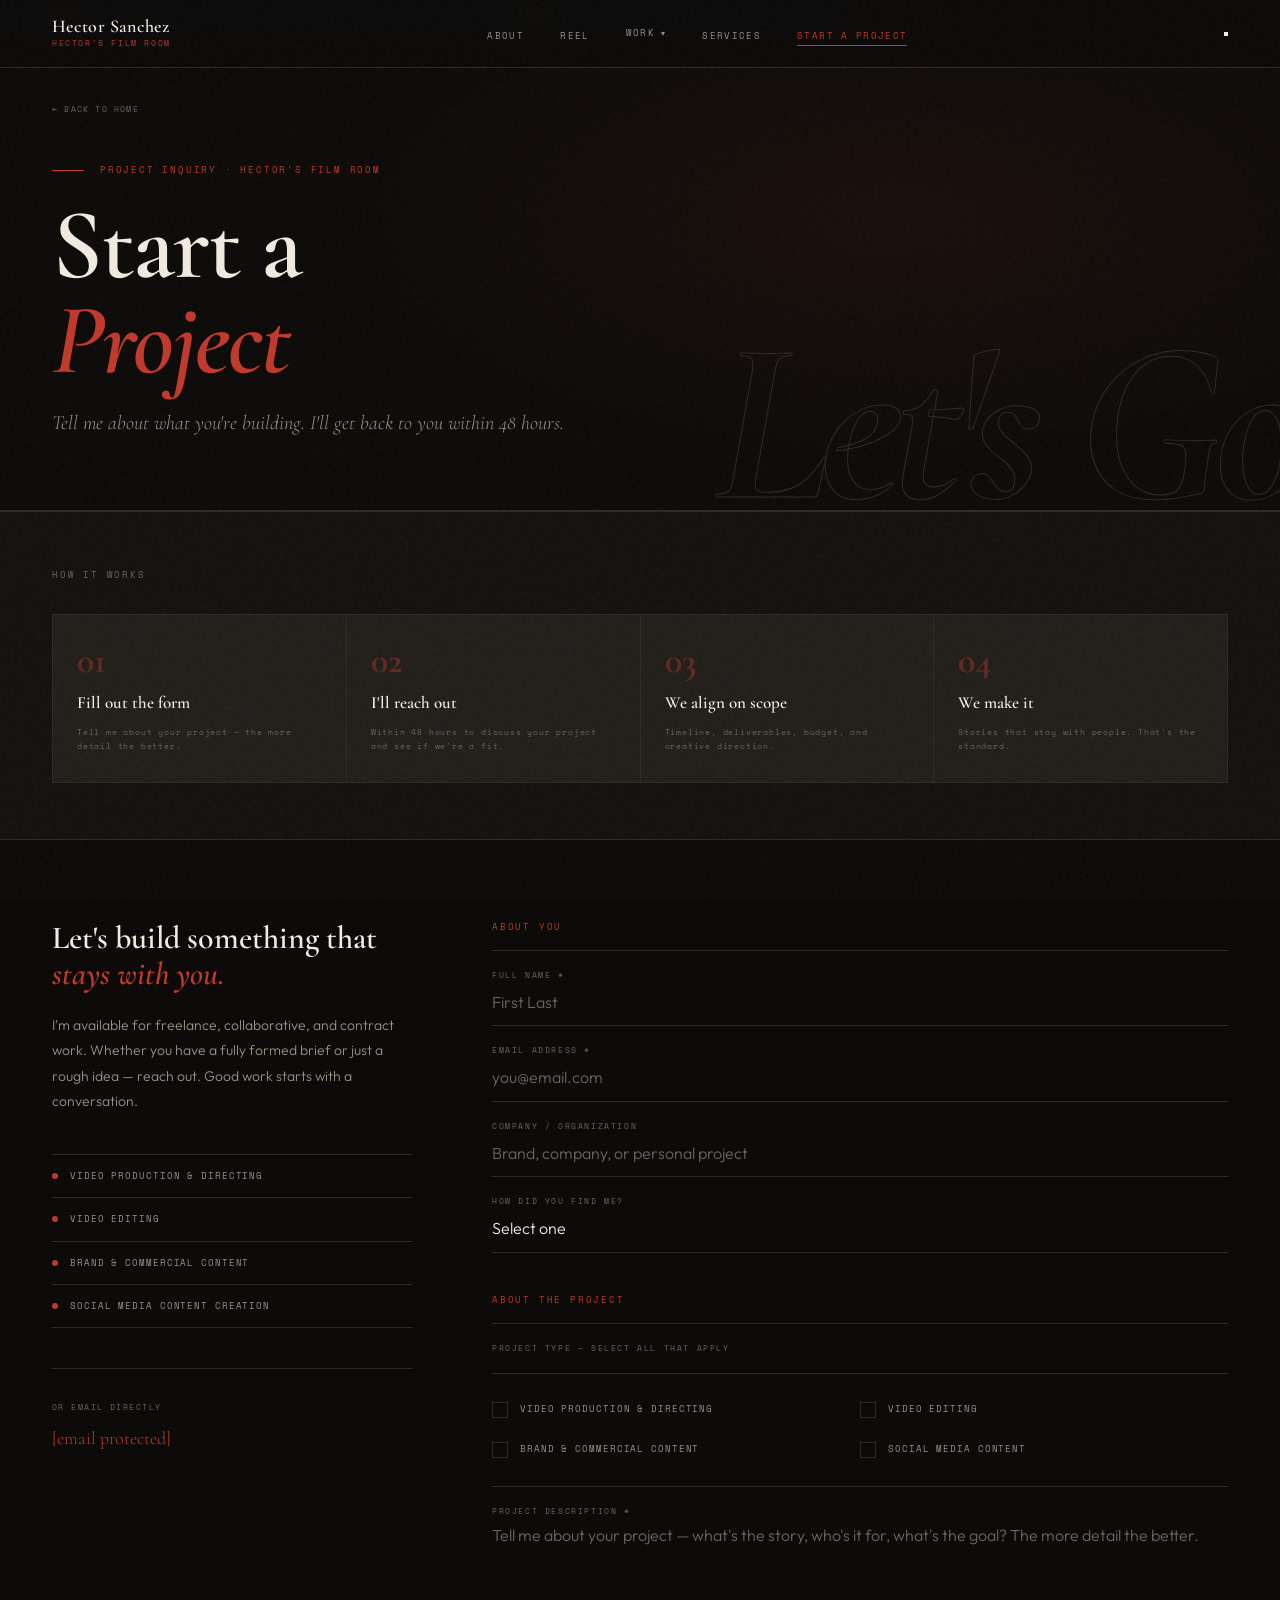
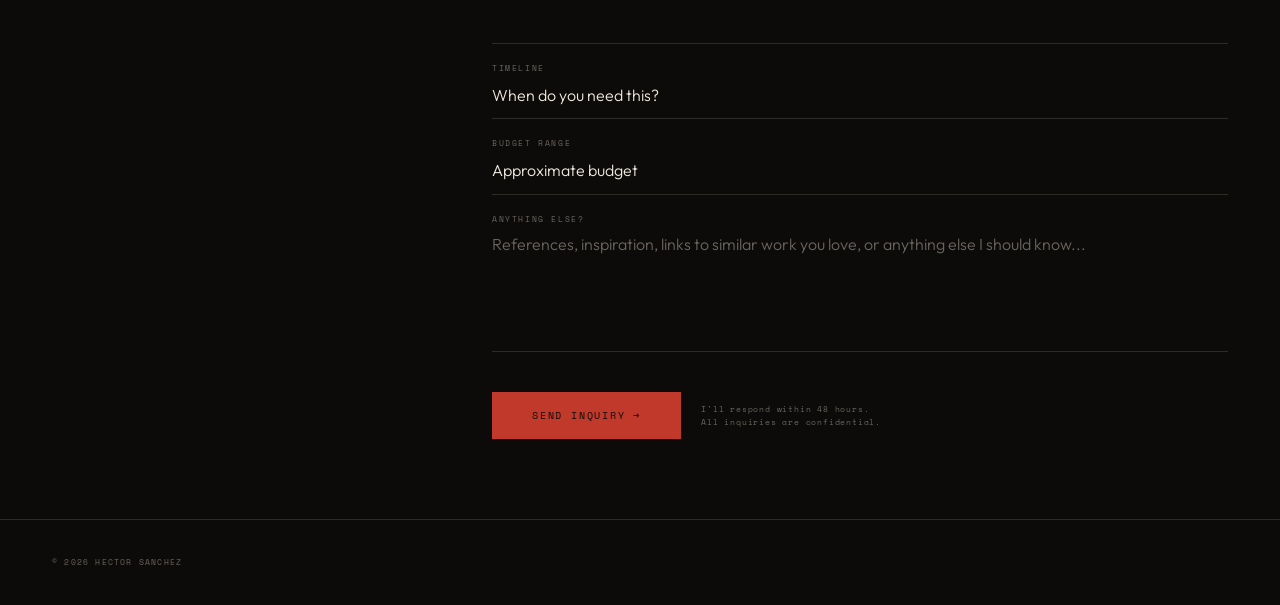
<file: inquiry.html>
<!DOCTYPE html>
<html lang="en">
<head>
<meta charset="UTF-8">
<meta name="viewport" content="width=device-width, initial-scale=1.0">
<title>Start a Project — Hector's Film Room</title>
<style>
/* ═══════════════════════════════════════════
   HECTOR'S FILM ROOM — Shared Styles
   ═══════════════════════════════════════════ */

@import url('https://fonts.googleapis.com/css2?family=Cormorant+Garamond:ital,wght@0,300;0,400;0,600;0,700;1,300;1,400;1,600&family=Outfit:wght@300;400;500;600&family=Space+Mono:wght@400;700&display=swap');

:root {
  --black:   #0D0B09;
  --dark:    #141210;
  --surface: #1C1916;
  --card:    #221F1B;
  --border:  #2E2A25;
  --gold:    #C0392B;
  --gold-lt: #E05444;
  --red:     #A63A2E;
  --text:    #F0EAE0;
  --muted:   #9A9088;
  --sub:     #6A6560;
}

*, *::before, *::after { box-sizing: border-box; margin: 0; padding: 0; }
html { scroll-behavior: smooth; }

body {
  background: var(--black);
  color: var(--text);
  font-family: 'Outfit', sans-serif;
  font-weight: 300;
  line-height: 1.6;
  overflow-x: hidden;
}

body::before {
  content: '';
  position: fixed;
  inset: 0;
  background-image: url("data:image/svg+xml,%3Csvg viewBox='0 0 256 256' xmlns='http://www.w3.org/2000/svg'%3E%3Cfilter id='noise'%3E%3CfeTurbulence type='fractalNoise' baseFrequency='0.9' numOctaves='4' stitchTiles='stitch'/%3E%3C/filter%3E%3Crect width='100%25' height='100%25' filter='url(%23noise)' opacity='1'/%3E%3C/svg%3E");
  opacity: 0.03;
  pointer-events: none;
  z-index: 9999;
}

/* ── NAV ── */
nav {
  position: fixed;
  top: 0; left: 0; right: 0;
  z-index: 100;
  height: 68px;
  display: flex;
  justify-content: space-between;
  align-items: center;
  padding: 0 52px;
  background: rgba(13,11,9,0.92);
  backdrop-filter: blur(12px);
  border-bottom: 1px solid var(--border);
}

.nav-logo {
  display: flex;
  flex-direction: column;
  text-decoration: none;
  gap: 2px;
}

.nav-logo-name {
  font-family: 'Cormorant Garamond', serif;
  font-size: 18px;
  font-weight: 600;
  color: var(--text);
  letter-spacing: 0.02em;
  line-height: 1;
}

.nav-logo-sub {
  font-family: 'Space Mono', monospace;
  font-size: 8px;
  letter-spacing: 0.2em;
  text-transform: uppercase;
  color: var(--gold);
}

.nav-links {
  display: flex;
  gap: 36px;
  list-style: none;
  align-items: center;
}

.nav-links a {
  font-family: 'Space Mono', monospace;
  font-size: 9px;
  letter-spacing: 0.15em;
  text-transform: uppercase;
  color: var(--muted);
  text-decoration: none;
  transition: color 0.25s;
  position: relative;
}

.nav-links a::after {
  content: '';
  position: absolute;
  bottom: -4px; left: 0;
  width: 0; height: 1px;
  background: var(--gold);
  transition: width 0.2s;
}

.nav-links a:hover { color: var(--text); }
.nav-links a:hover::after { width: 100%; }
.nav-links a.active { color: var(--gold); }
.nav-links a.active::after { width: 100%; }

/* Work dropdown */
.nav-dropdown {
  position: relative;
}

.nav-dropdown-toggle {
  font-family: 'Space Mono', monospace;
  font-size: 9px;
  letter-spacing: 0.15em;
  text-transform: uppercase;
  color: var(--muted);
  text-decoration: none;
  cursor: pointer;
  transition: color 0.2s;
  display: flex;
  align-items: center;
  gap: 6px;
}

.nav-dropdown-toggle::after {
  content: '▾';
  font-size: 8px;
  transition: transform 0.2s;
}

.nav-dropdown:hover .nav-dropdown-toggle { color: var(--text); }
.nav-dropdown:hover .nav-dropdown-toggle::after { transform: rotate(180deg); }

.nav-dropdown-menu {
  position: absolute;
  top: calc(100% + 4px);
  right: 0;
  background: var(--surface);
  border: 1px solid var(--border);
  min-width: 260px;
  opacity: 0;
  pointer-events: none;
  transform: translateY(-8px);
  transition: all 0.25s ease;
}

.nav-dropdown:hover .nav-dropdown-menu {
  opacity: 1;
  pointer-events: all;
  transform: translateY(0);
}

.nav-dropdown-menu::before {
  content: "";
  position: absolute;
  top: -12px;
  left: 0;
  right: 0;
  height: 12px;
}

.nav-dropdown-item {
  display: flex;
  flex-direction: column;
  gap: 2px;
  padding: 16px 20px;
  border-bottom: 1px solid var(--border);
  text-decoration: none;
  transition: background 0.15s;
}

.nav-dropdown-item:last-child { border-bottom: none; }
.nav-dropdown-item:hover { background: var(--card); }

.nav-dropdown-item-main {
  font-family: 'Cormorant Garamond', serif;
  font-size: 16px;
  font-weight: 600;
  color: var(--text);
  transition: color 0.15s;
}

.nav-dropdown-item:hover .nav-dropdown-item-main { color: var(--gold); }

.nav-dropdown-item-sub {
  font-family: 'Space Mono', monospace;
  font-size: 8px;
  letter-spacing: 0.12em;
  text-transform: uppercase;
  color: var(--sub);
}

/* ── SHARED SECTION STYLES ── */
.section-wrap {
  padding: 100px 52px;
  border-top: 1px solid var(--border);
}

.section-wrap.alt { background: var(--dark); }

.section-label {
  display: flex;
  align-items: center;
  gap: 16px;
  margin-bottom: 64px;
}

.section-num {
  font-family: 'Space Mono', monospace;
  font-size: 10px;
  letter-spacing: 0.15em;
  color: var(--gold);
}

.section-title {
  font-family: 'Cormorant Garamond', serif;
  font-size: 42px;
  font-weight: 600;
  letter-spacing: -0.01em;
}

.section-rule {
  flex: 1;
  height: 1px;
  background: var(--border);
}

/* ── PROJECT GRID ── */
.project-grid {
  display: grid;
  grid-template-columns: repeat(auto-fill, minmax(340px, 1fr));
  gap: 1px;
  background: var(--border);
}

.project-card {
  background: var(--card);
  padding: 40px 36px;
  position: relative;
  overflow: hidden;
  transition: background 0.25s, transform 0.25s;
  text-decoration: none;
  color: inherit;
  display: flex;
  flex-direction: column;
  cursor: pointer;
}

.project-card::before {
  content: '';
  position: absolute;
  top: 0; left: 0;
  width: 2px; height: 0;
  background: var(--gold);
  transition: height 0.3s ease;
}

.project-card:hover { background: var(--surface); transform: translateY(-1px); }
.project-card:hover::before { height: 100%; }

.project-card.large {
  grid-column: span 2;
  padding: 56px 48px;
}

.card-num {
  font-family: 'Space Mono', monospace;
  font-size: 9px;
  letter-spacing: 0.15em;
  color: var(--sub);
  margin-bottom: 36px;
}

.card-title {
  font-family: 'Cormorant Garamond', serif;
  font-size: 26px;
  font-weight: 600;
  line-height: 1.15;
  margin-bottom: 16px;
  transition: color 0.2s;
}

.project-card.large .card-title { font-size: 38px; }
.project-card:hover .card-title { color: var(--gold-lt); }

.card-bar {
  width: 24px; height: 1px;
  background: var(--gold);
  margin-bottom: 16px;
  transition: width 0.3s;
}

.project-card:hover .card-bar { width: 48px; }

.card-desc {
  font-size: 13px;
  line-height: 1.7;
  color: var(--muted);
  flex: 1;
  margin-bottom: 28px;
}

.card-footer {
  display: flex;
  justify-content: space-between;
  align-items: center;
  padding-top: 20px;
  border-top: 1px solid var(--border);
  margin-top: auto;
}

.card-role {
  font-family: 'Space Mono', monospace;
  font-size: 8px;
  letter-spacing: 0.12em;
  text-transform: uppercase;
  color: var(--sub);
}

.card-link {
  font-family: 'Space Mono', monospace;
  font-size: 8px;
  letter-spacing: 0.12em;
  text-transform: uppercase;
  color: var(--gold);
  opacity: 0;
  transition: opacity 0.2s;
}

.project-card:hover .card-link { opacity: 1; }

/* ── PAGE HERO (inner pages) ── */
.page-hero {
  padding-top: 68px;
  padding-bottom: 80px;
  padding-left: 52px;
  padding-right: 52px;
  border-bottom: 1px solid var(--border);
  position: relative;
  overflow: hidden;
  min-height: 400px;
  display: flex;
  flex-direction: column;
  justify-content: flex-end;
}

.page-hero-bg {
  position: absolute;
  inset: 0;
  background: radial-gradient(ellipse 50% 80% at 80% 50%, rgba(201,168,76,0.05) 0%, transparent 70%);
}

.page-hero-back {
  display: inline-flex;
  align-items: center;
  gap: 8px;
  font-family: 'Space Mono', monospace;
  font-size: 8px;
  letter-spacing: 0.15em;
  text-transform: uppercase;
  color: var(--sub);
  text-decoration: none;
  margin-bottom: 40px;
  transition: color 0.2s;
  position: relative;
  z-index: 1;
}

.page-hero-back:hover { color: var(--gold); }

.page-hero-eyebrow {
  display: flex;
  align-items: center;
  gap: 16px;
  margin-bottom: 20px;
  position: relative;
  z-index: 1;
}

.page-hero-eyebrow-line {
  width: 32px; height: 1px;
  background: var(--gold);
}

.page-hero-eyebrow-text {
  font-family: 'Space Mono', monospace;
  font-size: 9px;
  letter-spacing: 0.2em;
  text-transform: uppercase;
  color: var(--gold);
}

.page-hero-title {
  font-family: 'Cormorant Garamond', serif;
  font-size: clamp(52px, 8vw, 96px);
  font-weight: 600;
  line-height: 0.95;
  letter-spacing: -0.02em;
  margin-bottom: 16px;
  position: relative;
  z-index: 1;
}

.page-hero-title em {
  font-style: italic;
  color: var(--gold);
}

.page-hero-subtitle {
  font-family: 'Space Mono', monospace;
  font-size: 9px;
  letter-spacing: 0.15em;
  text-transform: uppercase;
  color: var(--sub);
  position: relative;
  z-index: 1;
}

.page-hero-bg-text {
  position: absolute;
  right: -10px;
  bottom: -20px;
  font-family: 'Cormorant Garamond', serif;
  font-size: clamp(120px, 18vw, 240px);
  font-weight: 700;
  font-style: italic;
  color: transparent;
  -webkit-text-stroke: 1px var(--border);
  line-height: 1;
  user-select: none;
  pointer-events: none;
  letter-spacing: -0.04em;
}

/* ── FOOTER ── */
footer {
  background: var(--black);
  border-top: 1px solid var(--border);
  padding: 36px 52px;
  display: flex;
  justify-content: space-between;
  align-items: center;
}

.footer-left {
  font-family: 'Space Mono', monospace;
  font-size: 8px;
  letter-spacing: 0.15em;
  text-transform: uppercase;
  color: var(--sub);
}

.footer-center {
  font-family: 'Cormorant Garamond', serif;
  font-style: italic;
  font-size: 16px;
  color: var(--gold);
}

.footer-right {
  font-family: 'Space Mono', monospace;
  font-size: 8px;
  letter-spacing: 0.1em;
  color: var(--sub);
}

/* ── BUTTONS ── */
.btn-primary {
  font-family: 'Space Mono', monospace;
  font-size: 9px;
  letter-spacing: 0.18em;
  text-transform: uppercase;
  color: var(--black);
  background: var(--gold);
  text-decoration: none;
  padding: 14px 32px;
  display: inline-block;
  transition: background 0.2s;
  border: none;
  cursor: pointer;
}

.btn-primary:hover { background: var(--gold-lt); }

.btn-ghost {
  font-family: 'Space Mono', monospace;
  font-size: 9px;
  letter-spacing: 0.18em;
  text-transform: uppercase;
  color: var(--muted);
  border: 1px solid var(--border);
  text-decoration: none;
  padding: 14px 32px;
  display: inline-block;
  transition: all 0.2s;
}

.btn-ghost:hover { border-color: var(--muted); color: var(--text); }

/* ── ANIMATIONS ── */
@keyframes fadeUp {
  from { opacity: 0; transform: translateY(24px); }
  to   { opacity: 1; transform: translateY(0); }
}

@keyframes fadeIn {
  from { opacity: 0; }
  to   { opacity: 1; }
}

/* ── RESPONSIVE ── */
@media (max-width: 960px) {
  nav { padding: 0 24px; }
  .nav-links { gap: 20px; }
  .section-wrap { padding: 64px 24px; }
  .page-hero { padding: 68px 24px 56px; }
  .page-hero-bg-text { display: none; }
  .project-card.large { grid-column: span 1; }
  footer { flex-direction: column; gap: 12px; text-align: center; padding: 24px; }
}

/* ── SCROLL-BASED NAV HIGHLIGHTING ── */
.nav-links a.active,
.nav-links a.active::after {
  color: var(--gold);
  width: 100%;
}

.nav-links a.section-active {
  color: var(--text);
}

.nav-links a.section-active::after {
  width: 100%;
  background: var(--gold);
}

</style>
<style>

  /* ── INQUIRY HERO ── */
  .inquiry-hero {
    padding-top: 68px;
    min-height: 50vh;
    display: flex;
    flex-direction: column;
    justify-content: flex-end;
    position: relative;
    overflow: hidden;
    border-bottom: 1px solid var(--border);
  }

  .inquiry-hero-bg {
    position: absolute; inset: 0;
    background: radial-gradient(ellipse 60% 70% at 70% 40%, rgba(192,57,43,0.07) 0%, transparent 70%);
  }

  .inquiry-hero-bg-text {
    position: absolute;
    right: -20px; bottom: -30px;
    font-family: 'Cormorant Garamond', serif;
    font-size: clamp(120px, 18vw, 260px);
    font-weight: 700;
    font-style: italic;
    color: transparent;
    -webkit-text-stroke: 1px var(--border);
    line-height: 1;
    user-select: none;
    pointer-events: none;
    letter-spacing: -0.04em;
  }

  .inquiry-hero-content {
    position: relative;
    z-index: 1;
    padding: 0 52px 72px;
  }

  .inquiry-back {
    display: inline-flex;
    align-items: center;
    gap: 8px;
    font-family: 'Space Mono', monospace;
    font-size: 8px;
    letter-spacing: 0.15em;
    text-transform: uppercase;
    color: var(--sub);
    text-decoration: none;
    margin-bottom: 48px;
    transition: color 0.2s;
  }

  .inquiry-back:hover { color: var(--gold); }

  .inquiry-eyebrow {
    display: flex;
    align-items: center;
    gap: 16px;
    margin-bottom: 20px;
  }

  .inquiry-eyebrow-line { width: 32px; height: 1px; background: var(--gold); }

  .inquiry-eyebrow-text {
    font-family: 'Space Mono', monospace;
    font-size: 9px;
    letter-spacing: 0.2em;
    text-transform: uppercase;
    color: var(--gold);
  }

  .inquiry-title {
    font-family: 'Cormorant Garamond', serif;
    font-size: clamp(52px, 8vw, 100px);
    font-weight: 600;
    line-height: 0.95;
    letter-spacing: -0.02em;
    margin-bottom: 20px;
    animation: fadeUp 0.7s 0.1s ease both;
  }

  .inquiry-title em { font-style: italic; color: var(--gold); }

  .inquiry-sub {
    font-family: 'Cormorant Garamond', serif;
    font-style: italic;
    font-size: 20px;
    font-weight: 300;
    color: var(--muted);
    max-width: 560px;
    line-height: 1.5;
    animation: fadeUp 0.7s 0.25s ease both;
  }

  /* ── PROCESS STRIP ── */
  .inquiry-process {
    border-top: 1px solid var(--border);
    background: var(--dark);
    padding: 56px 52px;
  }

  .inquiry-process-label {
    font-family: 'Space Mono', monospace;
    font-size: 9px;
    letter-spacing: 0.2em;
    text-transform: uppercase;
    color: var(--sub);
    margin-bottom: 32px;
  }

  .inquiry-process-steps {
    display: grid;
    grid-template-columns: repeat(4, 1fr);
    gap: 1px;
    background: var(--border);
    border: 1px solid var(--border);
  }

  .inquiry-step {
    background: var(--card);
    padding: 28px 24px;
    display: flex;
    flex-direction: column;
    gap: 10px;
  }

  .inquiry-step-num {
    font-family: 'Cormorant Garamond', serif;
    font-size: 36px;
    font-weight: 700;
    color: var(--gold);
    opacity: 0.4;
    line-height: 1;
  }

  .inquiry-step-title {
    font-family: 'Cormorant Garamond', serif;
    font-size: 17px;
    font-weight: 600;
  }

  .inquiry-step-desc {
    font-family: 'Space Mono', monospace;
    font-size: 8px;
    letter-spacing: 0.1em;
    color: var(--sub);
    line-height: 1.7;
  }

  /* ── FORM LAYOUT ── */
  .inquiry-body {
    padding: 80px 52px;
    border-top: 1px solid var(--border);
    display: grid;
    grid-template-columns: 360px 1fr;
    gap: 80px;
    align-items: start;
  }

  .inquiry-sidebar {
    position: sticky;
    top: 100px;
  }

  .inquiry-sidebar-heading {
    font-family: 'Cormorant Garamond', serif;
    font-size: 32px;
    font-weight: 600;
    line-height: 1.15;
    margin-bottom: 20px;
  }

  .inquiry-sidebar-heading em { font-style: italic; color: var(--gold); }

  .inquiry-sidebar-text {
    font-size: 14px;
    line-height: 1.8;
    color: var(--muted);
    margin-bottom: 40px;
  }

  .inquiry-services-list {
    display: flex;
    flex-direction: column;
    gap: 0;
  }

  .inquiry-service-item {
    display: flex;
    align-items: center;
    gap: 12px;
    padding: 14px 0;
    border-bottom: 1px solid var(--border);
    font-family: 'Space Mono', monospace;
    font-size: 9px;
    letter-spacing: 0.1em;
    text-transform: uppercase;
    color: var(--muted);
  }

  .inquiry-service-item:first-child { border-top: 1px solid var(--border); }

  .inquiry-service-dot {
    width: 6px; height: 6px;
    background: var(--gold);
    border-radius: 50%;
    flex-shrink: 0;
  }

  .inquiry-direct {
    margin-top: 40px;
    padding-top: 32px;
    border-top: 1px solid var(--border);
  }

  .inquiry-direct-label {
    font-family: 'Space Mono', monospace;
    font-size: 8px;
    letter-spacing: 0.18em;
    text-transform: uppercase;
    color: var(--sub);
    margin-bottom: 10px;
  }

  .inquiry-direct-email {
    font-family: 'Cormorant Garamond', serif;
    font-size: 18px;
    color: var(--gold);
    text-decoration: none;
    transition: color 0.2s;
  }

  .inquiry-direct-email:hover { color: var(--gold-lt); }

  /* ── FORM ── */
  .inquiry-form {
    display: flex;
    flex-direction: column;
    gap: 0;
  }

  .form-section-label {
    font-family: 'Space Mono', monospace;
    font-size: 9px;
    letter-spacing: 0.2em;
    text-transform: uppercase;
    color: var(--gold);
    padding: 0 0 16px;
    margin-top: 40px;
    margin-bottom: 0;
    border-bottom: 1px solid var(--border);
  }

  .form-section-label:first-child { margin-top: 0; }

  .iq-row {
    border-bottom: 1px solid var(--border);
    padding: 18px 0 10px;
    transition: border-color 0.2s;
  }

  .iq-row:focus-within { border-color: var(--gold); }

  .iq-row label {
    font-family: 'Space Mono', monospace;
    font-size: 8px;
    letter-spacing: 0.2em;
    text-transform: uppercase;
    color: var(--sub);
    display: block;
    margin-bottom: 8px;
  }

  .iq-row input,
  .iq-row textarea,
  .iq-row select {
    width: 100%;
    background: transparent;
    border: none; outline: none;
    color: var(--text);
    font-family: 'Outfit', sans-serif;
    font-size: 16px;
    font-weight: 300;
    resize: none;
    appearance: none;
    -webkit-appearance: none;
  }

  .iq-row select {
    cursor: pointer;
  }

  .iq-row select option {
    background: var(--surface);
    color: var(--text);
  }

  .iq-row input::placeholder,
  .iq-row textarea::placeholder { color: var(--sub); }

  .iq-row textarea { min-height: 100px; }

  /* Service checkboxes */
  .service-checks {
    display: grid;
    grid-template-columns: 1fr 1fr;
    gap: 0;
    background: transparent;
    border-bottom: 1px solid var(--border);
    padding: 16px 0;
  }

  .service-check {
    display: flex;
    align-items: center;
    gap: 12px;
    padding: 12px 0;
    cursor: pointer;
  }

  .service-check input[type="checkbox"] {
    appearance: none;
    -webkit-appearance: none;
    width: 16px; height: 16px;
    border: 1px solid var(--border);
    background: transparent;
    cursor: pointer;
    flex-shrink: 0;
    position: relative;
    transition: border-color 0.2s, background 0.2s;
  }

  .service-check input[type="checkbox"]:checked {
    background: var(--gold);
    border-color: var(--gold);
  }

  .service-check input[type="checkbox"]:checked::after {
    content: '✓';
    position: absolute;
    top: 50%; left: 50%;
    transform: translate(-50%, -50%);
    color: var(--black);
    font-size: 10px;
    font-weight: 700;
  }

  .service-check-label {
    font-family: 'Space Mono', monospace;
    font-size: 9px;
    letter-spacing: 0.1em;
    text-transform: uppercase;
    color: var(--muted);
    cursor: pointer;
    transition: color 0.2s;
  }

  .service-check:hover .service-check-label { color: var(--text); }

  .iq-submit {
    margin-top: 40px;
    display: flex;
    align-items: center;
    gap: 20px;
  }

  .iq-submit-btn {
    font-family: 'Space Mono', monospace;
    font-size: 10px;
    letter-spacing: 0.18em;
    text-transform: uppercase;
    color: var(--black);
    background: var(--gold);
    border: none;
    padding: 16px 40px;
    cursor: pointer;
    transition: background 0.2s;
  }

  .iq-submit-btn:hover { background: var(--gold-lt); }

  .iq-submit-note {
    font-family: 'Space Mono', monospace;
    font-size: 8px;
    letter-spacing: 0.1em;
    color: var(--sub);
    line-height: 1.6;
  }

  /* ── RESPONSIVE ── */
  @media (max-width: 960px) {
    .inquiry-hero-content { padding: 0 24px 56px; }
    .inquiry-hero-bg-text { display: none; }
    .inquiry-process { padding: 48px 24px; }
    .inquiry-process-steps { grid-template-columns: 1fr 1fr; }
    .inquiry-body { grid-template-columns: 1fr; gap: 48px; padding: 56px 24px; }
    .inquiry-sidebar { position: static; }
    .service-checks { grid-template-columns: 1fr; }
  }
</style>
</head>
<body>

<!-- NAV -->
<nav>
  <a href="index.html" class="nav-logo">
    <span class="nav-logo-name">Hector Sanchez</span>
    <span class="nav-logo-sub">Hector's Film Room</span>
  </a>
  <ul class="nav-links">
    <li><a href="index.html#about">About</a></li>
    <li><a href="index.html#reel">Reel</a></li>
    <li class="nav-dropdown">
      <span class="nav-dropdown-toggle">Work</span>
      <div class="nav-dropdown-menu">
        <a href="storytelling.html" class="nav-dropdown-item">
          <span class="nav-dropdown-item-main">Storytelling Content</span>
          <span class="nav-dropdown-item-sub">Short Docs &amp; Narrative Work</span>
        </a>
        <a href="professional.html" class="nav-dropdown-item">
          <span class="nav-dropdown-item-main">Professional Work</span>
          <span class="nav-dropdown-item-sub">Commercial &amp; Branded Projects</span>
        </a>
        <a href="social.html" class="nav-dropdown-item">
          <span class="nav-dropdown-item-main">Social Media Content</span>
          <span class="nav-dropdown-item-sub">Short-Form, Reels &amp; Digital</span>
        </a>
      </div>
    </li>
    <li><a href="index.html#services">Services</a></li>
    <li><a href="inquiry.html" class="active">Start a Project</a></li>
  </ul>
  <button class="nav-hamburger" id="hamburger" aria-label="Menu" onclick="toggleMenu()">
    <span></span><span></span><span></span>
  </button>
</nav>

<!-- MOBILE MENU -->
<div class="mobile-menu" id="mobile-menu">
  <a href="index.html" onclick="closeMenu()">Home</a>
  <span class="mobile-menu-section">Work</span>
  <a href="storytelling.html" onclick="closeMenu()">Storytelling Content</a>
  <a href="professional.html" onclick="closeMenu()">Professional Work</a>
  <a href="social.html" onclick="closeMenu()">Social Media Content</a>
  <span class="mobile-menu-section">More</span>
  <a href="index.html#services" onclick="closeMenu()">Services</a>
  <a href="index.html#resume" onclick="closeMenu()">Resume</a>
  <a href="index.html#contact" onclick="closeMenu()">Contact</a>
  <a href="inquiry.html" class="highlight" onclick="closeMenu()">Start a Project</a>
</div>

<!-- HERO -->
<section class="inquiry-hero">
  <div class="inquiry-hero-bg"></div>
  <div class="inquiry-hero-bg-text">Let's Go</div>
  <div class="inquiry-hero-content">
    <a href="index.html" class="inquiry-back">← Back to Home</a>
    <div class="inquiry-eyebrow">
      <div class="inquiry-eyebrow-line"></div>
      <span class="inquiry-eyebrow-text">Project Inquiry · Hector's Film Room</span>
    </div>
    <h1 class="inquiry-title">Start a<br><em>Project</em></h1>
    <p class="inquiry-sub">Tell me about what you're building. I'll get back to you within 48 hours.</p>
  </div>
</section>

<!-- HOW IT WORKS -->
<section class="inquiry-process">
  <p class="inquiry-process-label">How it works</p>
  <div class="inquiry-process-steps">
    <div class="inquiry-step">
      <span class="inquiry-step-num">01</span>
      <p class="inquiry-step-title">Fill out the form</p>
      <p class="inquiry-step-desc">Tell me about your project — the more detail the better.</p>
    </div>
    <div class="inquiry-step">
      <span class="inquiry-step-num">02</span>
      <p class="inquiry-step-title">I'll reach out</p>
      <p class="inquiry-step-desc">Within 48 hours to discuss your project and see if we're a fit.</p>
    </div>
    <div class="inquiry-step">
      <span class="inquiry-step-num">03</span>
      <p class="inquiry-step-title">We align on scope</p>
      <p class="inquiry-step-desc">Timeline, deliverables, budget, and creative direction.</p>
    </div>
    <div class="inquiry-step">
      <span class="inquiry-step-num">04</span>
      <p class="inquiry-step-title">We make it</p>
      <p class="inquiry-step-desc">Stories that stay with people. That's the standard.</p>
    </div>
  </div>
</section>

<!-- FORM -->
<section class="inquiry-body">

  <!-- SIDEBAR -->
  <div class="inquiry-sidebar">
    <h2 class="inquiry-sidebar-heading">Let's build something that <em>stays with you.</em></h2>
    <p class="inquiry-sidebar-text">I'm available for freelance, collaborative, and contract work. Whether you have a fully formed brief or just a rough idea — reach out. Good work starts with a conversation.</p>

    <div class="inquiry-services-list">
      <div class="inquiry-service-item">
        <div class="inquiry-service-dot"></div>
        Video Production &amp; Directing
      </div>
      <div class="inquiry-service-item">
        <div class="inquiry-service-dot"></div>
        Video Editing
      </div>
      <div class="inquiry-service-item">
        <div class="inquiry-service-dot"></div>
        Brand &amp; Commercial Content
      </div>
      <div class="inquiry-service-item">
        <div class="inquiry-service-dot"></div>
        Social Media Content Creation
      </div>
    </div>

    <div class="inquiry-direct">
      <p class="inquiry-direct-label">Or email directly</p>
      <a href="/cdn-cgi/l/email-protection#94edfbe1e6d4f1f9f5fdf8baf7fbf9" class="inquiry-direct-email"><span class="__cf_email__" data-cfemail="344d5b4146745159555d581a575b59">[email&#160;protected]</span></a>
    </div>
  </div>

  <!-- FORM -->
  <form class="inquiry-form" onsubmit="return false;">

    <p class="form-section-label">About You</p>

    <div class="iq-row">
      <label>Full Name *</label>
      <input type="text" placeholder="First Last" required>
    </div>

    <div class="iq-row">
      <label>Email Address *</label>
      <input type="email" placeholder="you@email.com" required>
    </div>

    <div class="iq-row">
      <label>Company / Organization</label>
      <input type="text" placeholder="Brand, company, or personal project">
    </div>

    <div class="iq-row">
      <label>How did you find me?</label>
      <select>
        <option value="" disabled selected>Select one</option>
        <option>Instagram</option>
        <option>LinkedIn</option>
        <option>Referral</option>
        <option>Google</option>
        <option>Vimeo / YouTube</option>
        <option>Loyola University</option>
        <option>Other</option>
      </select>
    </div>

    <p class="form-section-label">About the Project</p>

    <div class="iq-row">
      <label>Project Type — select all that apply</label>
    </div>
    <div class="service-checks">
      <label class="service-check">
        <input type="checkbox" name="service">
        <span class="service-check-label">Video Production &amp; Directing</span>
      </label>
      <label class="service-check">
        <input type="checkbox" name="service">
        <span class="service-check-label">Video Editing</span>
      </label>
      <label class="service-check">
        <input type="checkbox" name="service">
        <span class="service-check-label">Brand &amp; Commercial Content</span>
      </label>
      <label class="service-check">
        <input type="checkbox" name="service">
        <span class="service-check-label">Social Media Content</span>
      </label>
    </div>

    <div class="iq-row">
      <label>Project Description *</label>
      <textarea placeholder="Tell me about your project — what's the story, who's it for, what's the goal? The more detail the better." required></textarea>
    </div>

    <div class="iq-row">
      <label>Timeline</label>
      <select>
        <option value="" disabled selected>When do you need this?</option>
        <option>ASAP (within 2 weeks)</option>
        <option>1 month</option>
        <option>1–3 months</option>
        <option>3–6 months</option>
        <option>Flexible / no rush</option>
      </select>
    </div>

    <div class="iq-row">
      <label>Budget Range</label>
      <select>
        <option value="" disabled selected>Approximate budget</option>
        <option>Under $500</option>
        <option>$500 – $1,000</option>
        <option>$1,000 – $2,500</option>
        <option>$2,500 – $5,000</option>
        <option>$5,000+</option>
        <option>Let's discuss</option>
      </select>
    </div>

    <div class="iq-row">
      <label>Anything else?</label>
      <textarea placeholder="References, inspiration, links to similar work you love, or anything else I should know..."></textarea>
    </div>

    <div class="iq-submit">
      <button class="iq-submit-btn" type="submit">Send Inquiry →</button>
      <p class="iq-submit-note">I'll respond within 48 hours.<br>All inquiries are confidential.</p>
    </div>

  </form>
</section>

<footer>
  <span class="footer-left">© 2026 Hector Sanchez</span>
  <span class="footer-cente
</file>
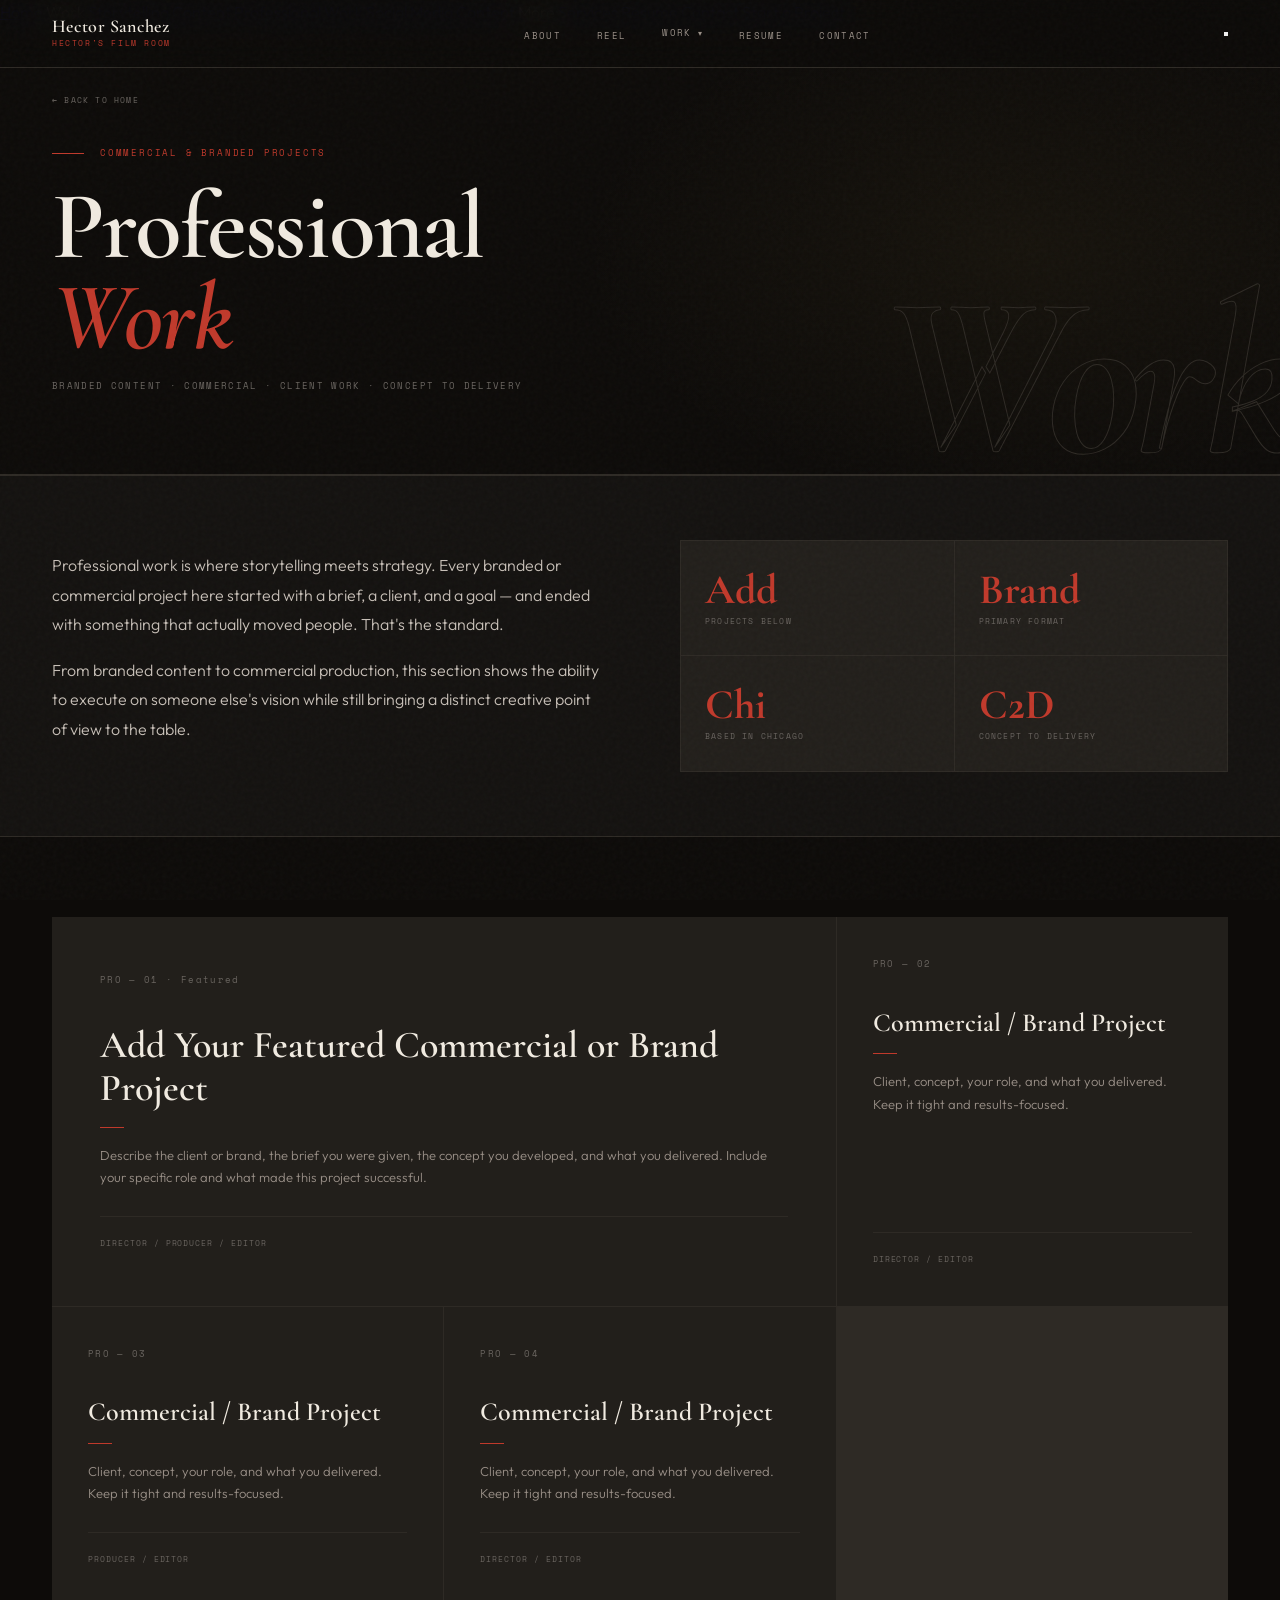
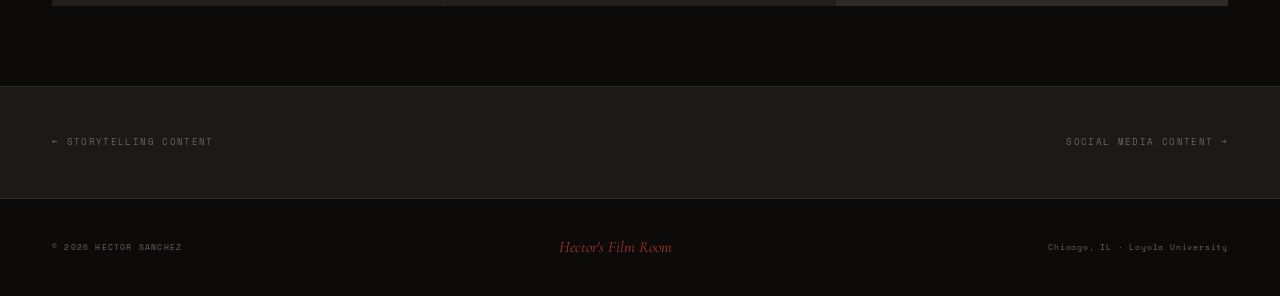
<file: professional.html>
<!DOCTYPE html>
<html lang="en">
<head>
<meta charset="UTF-8">
<meta name="viewport" content="width=device-width, initial-scale=1.0">
<title>Professional Work — Hector's Film Room</title>
<style>
/* ═══════════════════════════════════════════
   HECTOR'S FILM ROOM — Shared Styles
   ═══════════════════════════════════════════ */

@import url('https://fonts.googleapis.com/css2?family=Cormorant+Garamond:ital,wght@0,300;0,400;0,600;0,700;1,300;1,400;1,600&family=Outfit:wght@300;400;500;600&family=Space+Mono:wght@400;700&display=swap');

:root {
  --black:   #0D0B09;
  --dark:    #141210;
  --surface: #1C1916;
  --card:    #221F1B;
  --border:  #2E2A25;
  --gold:    #C0392B;
  --gold-lt: #E05444;
  --red:     #A63A2E;
  --text:    #F0EAE0;
  --muted:   #9A9088;
  --sub:     #6A6560;
}

*, *::before, *::after { box-sizing: border-box; margin: 0; padding: 0; }
html { scroll-behavior: smooth; }

body {
  background: var(--black);
  color: var(--text);
  font-family: 'Outfit', sans-serif;
  font-weight: 300;
  line-height: 1.6;
  overflow-x: hidden;
}

body::before {
  content: '';
  position: fixed;
  inset: 0;
  background-image: url("data:image/svg+xml,%3Csvg viewBox='0 0 256 256' xmlns='http://www.w3.org/2000/svg'%3E%3Cfilter id='noise'%3E%3CfeTurbulence type='fractalNoise' baseFrequency='0.9' numOctaves='4' stitchTiles='stitch'/%3E%3C/filter%3E%3Crect width='100%25' height='100%25' filter='url(%23noise)' opacity='1'/%3E%3C/svg%3E");
  opacity: 0.03;
  pointer-events: none;
  z-index: 9999;
}

/* ── NAV ── */
nav {
  position: fixed;
  top: 0; left: 0; right: 0;
  z-index: 100;
  height: 68px;
  display: flex;
  justify-content: space-between;
  align-items: center;
  padding: 0 52px;
  background: rgba(13,11,9,0.92);
  backdrop-filter: blur(12px);
  border-bottom: 1px solid var(--border);
}

.nav-logo {
  display: flex;
  flex-direction: column;
  text-decoration: none;
  gap: 2px;
}

.nav-logo-name {
  font-family: 'Cormorant Garamond', serif;
  font-size: 18px;
  font-weight: 600;
  color: var(--text);
  letter-spacing: 0.02em;
  line-height: 1;
}

.nav-logo-sub {
  font-family: 'Space Mono', monospace;
  font-size: 8px;
  letter-spacing: 0.2em;
  text-transform: uppercase;
  color: var(--gold);
}

.nav-links {
  display: flex;
  gap: 36px;
  list-style: none;
  align-items: center;
}

.nav-links a {
  font-family: 'Space Mono', monospace;
  font-size: 9px;
  letter-spacing: 0.15em;
  text-transform: uppercase;
  color: var(--muted);
  text-decoration: none;
  transition: color 0.25s;
  position: relative;
}

.nav-links a::after {
  content: '';
  position: absolute;
  bottom: -4px; left: 0;
  width: 0; height: 1px;
  background: var(--gold);
  transition: width 0.2s;
}

.nav-links a:hover { color: var(--text); }
.nav-links a:hover::after { width: 100%; }
.nav-links a.active { color: var(--gold); }
.nav-links a.active::after { width: 100%; }

/* Work dropdown */
.nav-dropdown {
  position: relative;
}

.nav-dropdown-toggle {
  font-family: 'Space Mono', monospace;
  font-size: 9px;
  letter-spacing: 0.15em;
  text-transform: uppercase;
  color: var(--muted);
  text-decoration: none;
  cursor: pointer;
  transition: color 0.2s;
  display: flex;
  align-items: center;
  gap: 6px;
}

.nav-dropdown-toggle::after {
  content: '▾';
  font-size: 8px;
  transition: transform 0.2s;
}

.nav-dropdown:hover .nav-dropdown-toggle { color: var(--text); }
.nav-dropdown:hover .nav-dropdown-toggle::after { transform: rotate(180deg); }

.nav-dropdown-menu {
  position: absolute;
  top: calc(100% + 4px);
  right: 0;
  background: var(--surface);
  border: 1px solid var(--border);
  min-width: 260px;
  opacity: 0;
  pointer-events: none;
  transform: translateY(-8px);
  transition: all 0.25s ease;
}

.nav-dropdown:hover .nav-dropdown-menu {
  opacity: 1;
  pointer-events: all;
  transform: translateY(0);
}

.nav-dropdown-menu::before {
  content: "";
  position: absolute;
  top: -12px;
  left: 0;
  right: 0;
  height: 12px;
}

.nav-dropdown-item {
  display: flex;
  flex-direction: column;
  gap: 2px;
  padding: 16px 20px;
  border-bottom: 1px solid var(--border);
  text-decoration: none;
  transition: background 0.15s;
}

.nav-dropdown-item:last-child { border-bottom: none; }
.nav-dropdown-item:hover { background: var(--card); }

.nav-dropdown-item-main {
  font-family: 'Cormorant Garamond', serif;
  font-size: 16px;
  font-weight: 600;
  color: var(--text);
  transition: color 0.15s;
}

.nav-dropdown-item:hover .nav-dropdown-item-main { color: var(--gold); }

.nav-dropdown-item-sub {
  font-family: 'Space Mono', monospace;
  font-size: 8px;
  letter-spacing: 0.12em;
  text-transform: uppercase;
  color: var(--sub);
}

/* ── SHARED SECTION STYLES ── */
.section-wrap {
  padding: 100px 52px;
  border-top: 1px solid var(--border);
}

.section-wrap.alt { background: var(--dark); }

.section-label {
  display: flex;
  align-items: center;
  gap: 16px;
  margin-bottom: 64px;
}

.section-num {
  font-family: 'Space Mono', monospace;
  font-size: 10px;
  letter-spacing: 0.15em;
  color: var(--gold);
}

.section-title {
  font-family: 'Cormorant Garamond', serif;
  font-size: 42px;
  font-weight: 600;
  letter-spacing: -0.01em;
}

.section-rule {
  flex: 1;
  height: 1px;
  background: var(--border);
}

/* ── PROJECT GRID ── */
.project-grid {
  display: grid;
  grid-template-columns: repeat(auto-fill, minmax(340px, 1fr));
  gap: 1px;
  background: var(--border);
}

.project-card {
  background: var(--card);
  padding: 40px 36px;
  position: relative;
  overflow: hidden;
  transition: background 0.25s, transform 0.25s;
  text-decoration: none;
  color: inherit;
  display: flex;
  flex-direction: column;
  cursor: pointer;
}

.project-card::before {
  content: '';
  position: absolute;
  top: 0; left: 0;
  width: 2px; height: 0;
  background: var(--gold);
  transition: height 0.3s ease;
}

.project-card:hover { background: var(--surface); transform: translateY(-1px); }
.project-card:hover::before { height: 100%; }

.project-card.large {
  grid-column: span 2;
  padding: 56px 48px;
}

.card-num {
  font-family: 'Space Mono', monospace;
  font-size: 9px;
  letter-spacing: 0.15em;
  color: var(--sub);
  margin-bottom: 36px;
}

.card-title {
  font-family: 'Cormorant Garamond', serif;
  font-size: 26px;
  font-weight: 600;
  line-height: 1.15;
  margin-bottom: 16px;
  transition: color 0.2s;
}

.project-card.large .card-title { font-size: 38px; }
.project-card:hover .card-title { color: var(--gold-lt); }

.card-bar {
  width: 24px; height: 1px;
  background: var(--gold);
  margin-bottom: 16px;
  transition: width 0.3s;
}

.project-card:hover .card-bar { width: 48px; }

.card-desc {
  font-size: 13px;
  line-height: 1.7;
  color: var(--muted);
  flex: 1;
  margin-bottom: 28px;
}

.card-footer {
  display: flex;
  justify-content: space-between;
  align-items: center;
  padding-top: 20px;
  border-top: 1px solid var(--border);
  margin-top: auto;
}

.card-role {
  font-family: 'Space Mono', monospace;
  font-size: 8px;
  letter-spacing: 0.12em;
  text-transform: uppercase;
  color: var(--sub);
}

.card-link {
  font-family: 'Space Mono', monospace;
  font-size: 8px;
  letter-spacing: 0.12em;
  text-transform: uppercase;
  color: var(--gold);
  opacity: 0;
  transition: opacity 0.2s;
}

.project-card:hover .card-link { opacity: 1; }

/* ── PAGE HERO (inner pages) ── */
.page-hero {
  padding-top: 68px;
  padding-bottom: 80px;
  padding-left: 52px;
  padding-right: 52px;
  border-bottom: 1px solid var(--border);
  position: relative;
  overflow: hidden;
  min-height: 400px;
  display: flex;
  flex-direction: column;
  justify-content: flex-end;
}

.page-hero-bg {
  position: absolute;
  inset: 0;
  background: radial-gradient(ellipse 50% 80% at 80% 50%, rgba(201,168,76,0.05) 0%, transparent 70%);
}

.page-hero-back {
  display: inline-flex;
  align-items: center;
  gap: 8px;
  font-family: 'Space Mono', monospace;
  font-size: 8px;
  letter-spacing: 0.15em;
  text-transform: uppercase;
  color: var(--sub);
  text-decoration: none;
  margin-bottom: 40px;
  transition: color 0.2s;
  position: relative;
  z-index: 1;
}

.page-hero-back:hover { color: var(--gold); }

.page-hero-eyebrow {
  display: flex;
  align-items: center;
  gap: 16px;
  margin-bottom: 20px;
  position: relative;
  z-index: 1;
}

.page-hero-eyebrow-line {
  width: 32px; height: 1px;
  background: var(--gold);
}

.page-hero-eyebrow-text {
  font-family: 'Space Mono', monospace;
  font-size: 9px;
  letter-spacing: 0.2em;
  text-transform: uppercase;
  color: var(--gold);
}

.page-hero-title {
  font-family: 'Cormorant Garamond', serif;
  font-size: clamp(52px, 8vw, 96px);
  font-weight: 600;
  line-height: 0.95;
  letter-spacing: -0.02em;
  margin-bottom: 16px;
  position: relative;
  z-index: 1;
}

.page-hero-title em {
  font-style: italic;
  color: var(--gold);
}

.page-hero-subtitle {
  font-family: 'Space Mono', monospace;
  font-size: 9px;
  letter-spacing: 0.15em;
  text-transform: uppercase;
  color: var(--sub);
  position: relative;
  z-index: 1;
}

.page-hero-bg-text {
  position: absolute;
  right: -10px;
  bottom: -20px;
  font-family: 'Cormorant Garamond', serif;
  font-size: clamp(120px, 18vw, 240px);
  font-weight: 700;
  font-style: italic;
  color: transparent;
  -webkit-text-stroke: 1px var(--border);
  line-height: 1;
  user-select: none;
  pointer-events: none;
  letter-spacing: -0.04em;
}

/* ── FOOTER ── */
footer {
  background: var(--black);
  border-top: 1px solid var(--border);
  padding: 36px 52px;
  display: flex;
  justify-content: space-between;
  align-items: center;
}

.footer-left {
  font-family: 'Space Mono', monospace;
  font-size: 8px;
  letter-spacing: 0.15em;
  text-transform: uppercase;
  color: var(--sub);
}

.footer-center {
  font-family: 'Cormorant Garamond', serif;
  font-style: italic;
  font-size: 16px;
  color: var(--gold);
}

.footer-right {
  font-family: 'Space Mono', monospace;
  font-size: 8px;
  letter-spacing: 0.1em;
  color: var(--sub);
}

/* ── BUTTONS ── */
.btn-primary {
  font-family: 'Space Mono', monospace;
  font-size: 9px;
  letter-spacing: 0.18em;
  text-transform: uppercase;
  color: var(--black);
  background: var(--gold);
  text-decoration: none;
  padding: 14px 32px;
  display: inline-block;
  transition: background 0.2s;
  border: none;
  cursor: pointer;
}

.btn-primary:hover { background: var(--gold-lt); }

.btn-ghost {
  font-family: 'Space Mono', monospace;
  font-size: 9px;
  letter-spacing: 0.18em;
  text-transform: uppercase;
  color: var(--muted);
  border: 1px solid var(--border);
  text-decoration: none;
  padding: 14px 32px;
  display: inline-block;
  transition: all 0.2s;
}

.btn-ghost:hover { border-color: var(--muted); color: var(--text); }

/* ── ANIMATIONS ── */
@keyframes fadeUp {
  from { opacity: 0; transform: translateY(24px); }
  to   { opacity: 1; transform: translateY(0); }
}

@keyframes fadeIn {
  from { opacity: 0; }
  to   { opacity: 1; }
}

/* ── RESPONSIVE ── */
@media (max-width: 960px) {
  nav { padding: 0 24px; }
  .nav-links { gap: 20px; }
  .section-wrap { padding: 64px 24px; }
  .page-hero { padding: 68px 24px 56px; }
  .page-hero-bg-text { display: none; }
  .project-card.large { grid-column: span 1; }
  footer { flex-direction: column; gap: 12px; text-align: center; padding: 24px; }
}

/* ── SCROLL-BASED NAV HIGHLIGHTING ── */
.nav-links a.active,
.nav-links a.active::after {
  color: var(--gold);
  width: 100%;
}

.nav-links a.section-active {
  color: var(--text);
}

.nav-links a.section-active::after {
  width: 100%;
  background: var(--gold);
}

</style>
<style>
  .work-intro {
    padding: 64px 52px;
    border-top: 1px solid var(--border);
    background: var(--dark);
    display: grid;
    grid-template-columns: 1fr 1fr;
    gap: 80px;
    align-items: center;
  }

  .work-intro-text p {
    font-size: 16px;
    line-height: 1.85;
    color: #C8C0B8;
    margin-bottom: 16px;
  }

  .work-intro-stats {
    display: grid;
    grid-template-columns: 1fr 1fr;
    gap: 1px;
    background: var(--border);
    border: 1px solid var(--border);
  }

  .intro-stat {
    background: var(--card);
    padding: 28px 24px;
  }

  .intro-stat-num {
    font-family: 'Cormorant Garamond', serif;
    font-size: 42px;
    font-weight: 700;
    line-height: 1;
    color: var(--gold);
    margin-bottom: 4px;
  }

  .intro-stat-label {
    font-family: 'Space Mono', monospace;
    font-size: 8px;
    letter-spacing: 0.15em;
    text-transform: uppercase;
    color: var(--sub);
  }

  .work-grid-section {
    padding: 80px 52px;
    border-top: 1px solid var(--border);
  }

  .work-grid-section:nth-child(even) { background: var(--dark); }

  @media (max-width: 960px) {
    .work-intro { grid-template-columns: 1fr; gap: 48px; padding: 48px 24px; }
    .work-grid-section { padding: 64px 24px; }
  }
</style>
</head>
<body>

<!-- NAV -->
<nav>
  <a href="index.html" class="nav-logo">
    <span class="nav-logo-name">Hector Sanchez</span>
    <span class="nav-logo-sub">Hector's Film Room</span>
  </a>
  <ul class="nav-links">
    <li><a href="index.html#about">About</a></li>
    <li><a href="index.html#reel">Reel</a></li>
    <li class="nav-dropdown">
      <span class="nav-dropdown-toggle active">Work</span>
      <div class="nav-dropdown-menu">
        <a href="storytelling.html" class="nav-dropdown-item">
          <span class="nav-dropdown-item-main">Storytelling Content</span>
          <span class="nav-dropdown-item-sub">Short Docs &amp; Narrative Work</span>
        </a>
        <a href="professional.html" class="nav-dropdown-item">
          <span class="nav-dropdown-item-main">Professional Work</span>
          <span class="nav-dropdown-item-sub">Commercial &amp; Branded Projects</span>
        </a>
        <a href="social.html" class="nav-dropdown-item">
          <span class="nav-dropdown-item-main">Social Media Content</span>
          <span class="nav-dropdown-item-sub">Short-Form, Reels &amp; Digital</span>
        </a>
      </div>
    </li>
    <li><a href="index.html#resume">Resume</a></li>
    <li><a href="index.html#contact">Contact</a></li>
  </ul>
  <button class="nav-hamburger" id="hamburger" aria-label="Menu" onclick="toggleMenu()">
    <span></span><span></span><span></span>
  </button>
</nav>

<!-- MOBILE MENU -->
<div class="mobile-menu" id="mobile-menu">
  <a href="index.html" onclick="closeMenu()">Home</a>
  <span class="mobile-menu-section">Work</span>
  <a href="storytelling.html" onclick="closeMenu()">Storytelling Content</a>
  <a href="professional.html" onclick="closeMenu()">Professional Work</a>
  <a href="social.html" onclick="closeMenu()">Social Media Content</a>
  <span class="mobile-menu-section">More</span>
  <a href="index.html#services" onclick="closeMenu()">Services</a>
  <a href="index.html#resume" onclick="closeMenu()">Resume</a>
  <a href="index.html#contact" onclick="closeMenu()">Contact</a>
  <a href="inquiry.html" class="highlight" onclick="closeMenu()">Start a Project</a>
</div>

<!-- PAGE HERO -->
<section class="page-hero">
  <div class="page-hero-bg"></div>
  <div class="page-hero-bg-text">Work</div>
  <a href="index.html" class="page-hero-back">← Back to Home</a>
  <div class="page-hero-eyebrow">
    <div class="page-hero-eyebrow-line"></div>
    <span class="page-hero-eyebrow-text">Commercial &amp; Branded Projects</span>
  </div>
  <h1 class="page-hero-title">Professional<br><em>Work</em></h1>
  <p class="page-hero-subtitle">Branded Content · Commercial · Client Work · Concept to Delivery</p>
</section>

<!-- INTRO -->
<div class="work-intro">
  <div class="work-intro-text">
    <p>Professional work is where storytelling meets strategy. Every branded or commercial project here started with a brief, a client, and a goal — and ended with something that actually moved people. That's the standard.</p>
    <p>From branded content to commercial production, this section shows the ability to execute on someone else's vision while still bringing a distinct creative point of view to the table.</p>
  </div>
  <div class="work-intro-stats">
    <div class="intro-stat">
      <div class="intro-stat-num">Add</div>
      <div class="intro-stat-label">Projects Below</div>
    </div>
    <div class="intro-stat">
      <div class="intro-stat-num">Brand</div>
      <div class="intro-stat-label">Primary Format</div>
    </div>
    <div class="intro-stat">
      <div class="intro-stat-num">Chi</div>
      <div class="intro-stat-label">Based in Chicago</div>
    </div>
    <div class="intro-stat">
      <div class="intro-stat-num">C2D</div>
      <div class="intro-stat-label">Concept to Delivery</div>
    </div>
  </div>
</div>

<!-- PROJECT GRID -->
<section class="work-grid-section">
  <div class="project-grid">

    <div class="project-card large">
      <span class="card-num">PRO — 01 · Featured</span>
      <h3 class="card-title">Add Your Featured Commercial or Brand Project</h3>
      <div class="card-bar"></div>
      <p class="card-desc">Describe the client or brand, the brief you were given, the concept you developed, and what you delivered. Include your specific role and what made this project successful.</p>
      <div class="card-footer">
        <span class="card-role">Director / Producer / Editor</span>
        <span class="card-link">View Project →</span>
      </div>
    </div>

    <div class="project-card">
      <span class="card-num">PRO — 02</span>
      <h3 class="card-title">Commercial / Brand Project</h3>
      <div class="card-bar"></div>
      <p class="card-desc">Client, concept, your role, and what you delivered. Keep it tight and results-focused.</p>
      <div class="card-footer">
        <span class="card-role">Director / Editor</span>
        <span class="card-link">View →</span>
      </div>
    </div>

    <div class="project-card">
      <span class="card-num">PRO — 03</span>
      <h3 class="card-title">Commercial / Brand Project</h3>
      <div class="card-bar"></div>
      <p class="card-desc">Client, concept, your role, and what you delivered. Keep it tight and results-focused.</p>
      <div class="card-footer">
        <span class="card-role">Producer / Editor</span>
        <span class="card-link">View →</span>
      </div>
    </div>

    <div class="project-card">
      <span class="card-num">PRO — 04</span>
      <h3 class="card-title">Commercial / Brand Project</h3>
      <div class="card-bar"></div>
      <p class="card-desc">Client, concept, your role, and what you delivered. Keep it tight and results-focused.</p>
      <div class="card-footer">
        <span class="card-role">Director / Editor</span>
        <span class="card-link">View →</span>
      </div>
    </div>

    <!-- ↓ ADD MORE PROFESSIONAL CARDS HERE ↓ -->

  </div>
</section>

<!-- SECTION NAV -->
<section style="padding: 48px 52px; border-top: 1px solid var(--border); display: flex; justify-content: space-between; align-items: center; background: var(--surface);">
  <a href="storytelling.html" style="font-family: 'Space Mono', monospace; font-size: 9px; letter-spacing: 0.15em; text-transform: uppercase; color: var(--sub); text-decoration: none; transition: color 0.2s;" onmouseover="this.style.color='var(--gold)'" onmouseout="this.style.color='var(--sub)'">← Storytelling Content</a>
  <a href="social.html" style="font-family: 'Space Mono', monospace; font-size: 9px; letter-spacing: 0.15em; text-transform: uppercase; color: var(--sub); text-decoration: none; transition: color 0.2s;" onmouseover="this.style.color='var(--gold)'" onmouseout="this.style.color='var(--sub)'">Social Media Content →</a>
</section>

<footer>
  <span class="footer-left">© 2026 Hector Sanchez</span>
  <span class="footer-center">Hector's Film Room</span>
  <span class="footer-right">Chicago, IL · Loyola University</span>
</footer>

<script>
  function toggleMenu() {
    const menu = document.getElementById('mobile-menu');
    const btn = document.getElementById('hamburger');
    menu.classList.toggle('open');
    btn.classList.toggle('open');
  }
  function closeMenu() {
    document.getElementById('mobile-menu').classList.remove('open');
    document.getElementById('hamburger').classList.remove('open');
  }
</script>
</body>
</html>
</file>
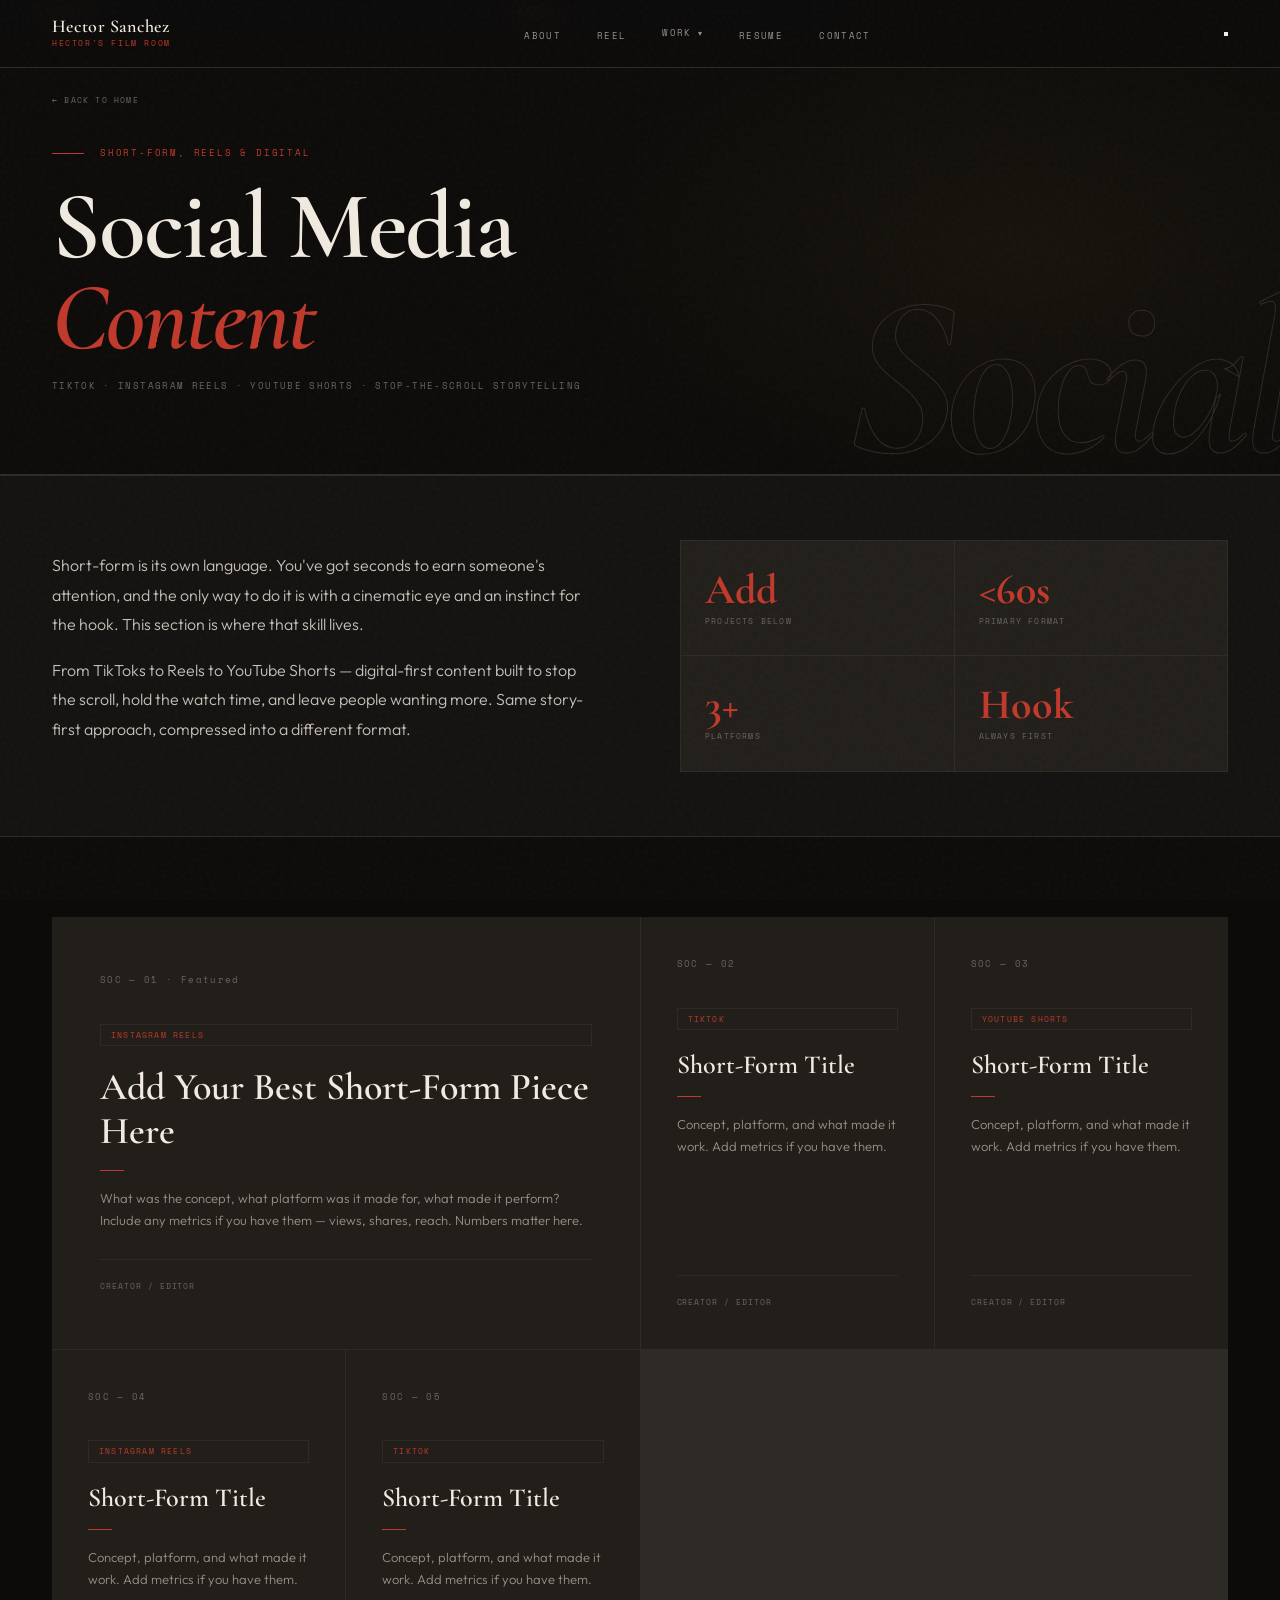
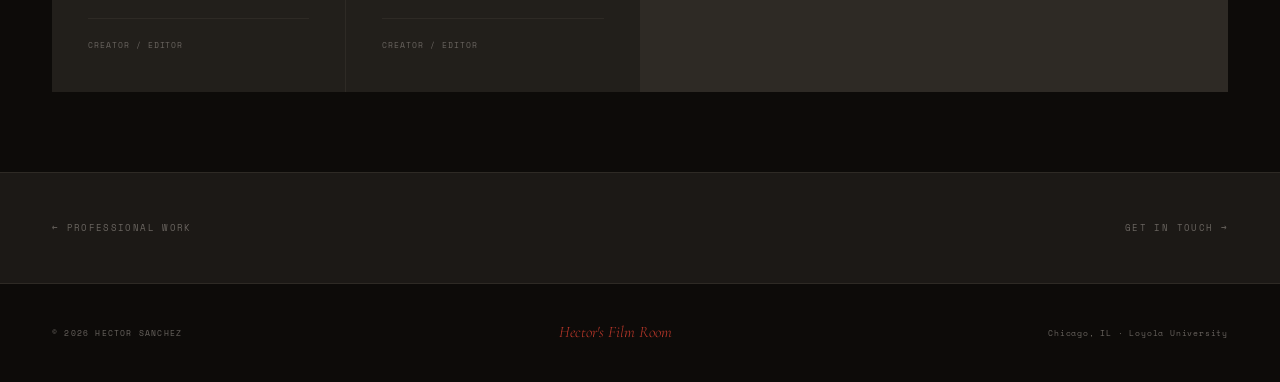
<file: social.html>
<!DOCTYPE html>
<html lang="en">
<head>
<meta charset="UTF-8">
<meta name="viewport" content="width=device-width, initial-scale=1.0">
<title>Social Media Content — Hector's Film Room</title>
<style>
/* ═══════════════════════════════════════════
   HECTOR'S FILM ROOM — Shared Styles
   ═══════════════════════════════════════════ */

@import url('https://fonts.googleapis.com/css2?family=Cormorant+Garamond:ital,wght@0,300;0,400;0,600;0,700;1,300;1,400;1,600&family=Outfit:wght@300;400;500;600&family=Space+Mono:wght@400;700&display=swap');

:root {
  --black:   #0D0B09;
  --dark:    #141210;
  --surface: #1C1916;
  --card:    #221F1B;
  --border:  #2E2A25;
  --gold:    #C0392B;
  --gold-lt: #E05444;
  --red:     #A63A2E;
  --text:    #F0EAE0;
  --muted:   #9A9088;
  --sub:     #6A6560;
}

*, *::before, *::after { box-sizing: border-box; margin: 0; padding: 0; }
html { scroll-behavior: smooth; }

body {
  background: var(--black);
  color: var(--text);
  font-family: 'Outfit', sans-serif;
  font-weight: 300;
  line-height: 1.6;
  overflow-x: hidden;
}

body::before {
  content: '';
  position: fixed;
  inset: 0;
  background-image: url("data:image/svg+xml,%3Csvg viewBox='0 0 256 256' xmlns='http://www.w3.org/2000/svg'%3E%3Cfilter id='noise'%3E%3CfeTurbulence type='fractalNoise' baseFrequency='0.9' numOctaves='4' stitchTiles='stitch'/%3E%3C/filter%3E%3Crect width='100%25' height='100%25' filter='url(%23noise)' opacity='1'/%3E%3C/svg%3E");
  opacity: 0.03;
  pointer-events: none;
  z-index: 9999;
}

/* ── NAV ── */
nav {
  position: fixed;
  top: 0; left: 0; right: 0;
  z-index: 100;
  height: 68px;
  display: flex;
  justify-content: space-between;
  align-items: center;
  padding: 0 52px;
  background: rgba(13,11,9,0.92);
  backdrop-filter: blur(12px);
  border-bottom: 1px solid var(--border);
}

.nav-logo {
  display: flex;
  flex-direction: column;
  text-decoration: none;
  gap: 2px;
}

.nav-logo-name {
  font-family: 'Cormorant Garamond', serif;
  font-size: 18px;
  font-weight: 600;
  color: var(--text);
  letter-spacing: 0.02em;
  line-height: 1;
}

.nav-logo-sub {
  font-family: 'Space Mono', monospace;
  font-size: 8px;
  letter-spacing: 0.2em;
  text-transform: uppercase;
  color: var(--gold);
}

.nav-links {
  display: flex;
  gap: 36px;
  list-style: none;
  align-items: center;
}

.nav-links a {
  font-family: 'Space Mono', monospace;
  font-size: 9px;
  letter-spacing: 0.15em;
  text-transform: uppercase;
  color: var(--muted);
  text-decoration: none;
  transition: color 0.25s;
  position: relative;
}

.nav-links a::after {
  content: '';
  position: absolute;
  bottom: -4px; left: 0;
  width: 0; height: 1px;
  background: var(--gold);
  transition: width 0.2s;
}

.nav-links a:hover { color: var(--text); }
.nav-links a:hover::after { width: 100%; }
.nav-links a.active { color: var(--gold); }
.nav-links a.active::after { width: 100%; }

/* Work dropdown */
.nav-dropdown {
  position: relative;
}

.nav-dropdown-toggle {
  font-family: 'Space Mono', monospace;
  font-size: 9px;
  letter-spacing: 0.15em;
  text-transform: uppercase;
  color: var(--muted);
  text-decoration: none;
  cursor: pointer;
  transition: color 0.2s;
  display: flex;
  align-items: center;
  gap: 6px;
}

.nav-dropdown-toggle::after {
  content: '▾';
  font-size: 8px;
  transition: transform 0.2s;
}

.nav-dropdown:hover .nav-dropdown-toggle { color: var(--text); }
.nav-dropdown:hover .nav-dropdown-toggle::after { transform: rotate(180deg); }

.nav-dropdown-menu {
  position: absolute;
  top: calc(100% + 4px);
  right: 0;
  background: var(--surface);
  border: 1px solid var(--border);
  min-width: 260px;
  opacity: 0;
  pointer-events: none;
  transform: translateY(-8px);
  transition: all 0.25s ease;
}

.nav-dropdown:hover .nav-dropdown-menu {
  opacity: 1;
  pointer-events: all;
  transform: translateY(0);
}

.nav-dropdown-menu::before {
  content: "";
  position: absolute;
  top: -12px;
  left: 0;
  right: 0;
  height: 12px;
}

.nav-dropdown-item {
  display: flex;
  flex-direction: column;
  gap: 2px;
  padding: 16px 20px;
  border-bottom: 1px solid var(--border);
  text-decoration: none;
  transition: background 0.15s;
}

.nav-dropdown-item:last-child { border-bottom: none; }
.nav-dropdown-item:hover { background: var(--card); }

.nav-dropdown-item-main {
  font-family: 'Cormorant Garamond', serif;
  font-size: 16px;
  font-weight: 600;
  color: var(--text);
  transition: color 0.15s;
}

.nav-dropdown-item:hover .nav-dropdown-item-main { color: var(--gold); }

.nav-dropdown-item-sub {
  font-family: 'Space Mono', monospace;
  font-size: 8px;
  letter-spacing: 0.12em;
  text-transform: uppercase;
  color: var(--sub);
}

/* ── SHARED SECTION STYLES ── */
.section-wrap {
  padding: 100px 52px;
  border-top: 1px solid var(--border);
}

.section-wrap.alt { background: var(--dark); }

.section-label {
  display: flex;
  align-items: center;
  gap: 16px;
  margin-bottom: 64px;
}

.section-num {
  font-family: 'Space Mono', monospace;
  font-size: 10px;
  letter-spacing: 0.15em;
  color: var(--gold);
}

.section-title {
  font-family: 'Cormorant Garamond', serif;
  font-size: 42px;
  font-weight: 600;
  letter-spacing: -0.01em;
}

.section-rule {
  flex: 1;
  height: 1px;
  background: var(--border);
}

/* ── PROJECT GRID ── */
.project-grid {
  display: grid;
  grid-template-columns: repeat(auto-fill, minmax(340px, 1fr));
  gap: 1px;
  background: var(--border);
}

.project-card {
  background: var(--card);
  padding: 40px 36px;
  position: relative;
  overflow: hidden;
  transition: background 0.25s, transform 0.25s;
  text-decoration: none;
  color: inherit;
  display: flex;
  flex-direction: column;
  cursor: pointer;
}

.project-card::before {
  content: '';
  position: absolute;
  top: 0; left: 0;
  width: 2px; height: 0;
  background: var(--gold);
  transition: height 0.3s ease;
}

.project-card:hover { background: var(--surface); transform: translateY(-1px); }
.project-card:hover::before { height: 100%; }

.project-card.large {
  grid-column: span 2;
  padding: 56px 48px;
}

.card-num {
  font-family: 'Space Mono', monospace;
  font-size: 9px;
  letter-spacing: 0.15em;
  color: var(--sub);
  margin-bottom: 36px;
}

.card-title {
  font-family: 'Cormorant Garamond', serif;
  font-size: 26px;
  font-weight: 600;
  line-height: 1.15;
  margin-bottom: 16px;
  transition: color 0.2s;
}

.project-card.large .card-title { font-size: 38px; }
.project-card:hover .card-title { color: var(--gold-lt); }

.card-bar {
  width: 24px; height: 1px;
  background: var(--gold);
  margin-bottom: 16px;
  transition: width 0.3s;
}

.project-card:hover .card-bar { width: 48px; }

.card-desc {
  font-size: 13px;
  line-height: 1.7;
  color: var(--muted);
  flex: 1;
  margin-bottom: 28px;
}

.card-footer {
  display: flex;
  justify-content: space-between;
  align-items: center;
  padding-top: 20px;
  border-top: 1px solid var(--border);
  margin-top: auto;
}

.card-role {
  font-family: 'Space Mono', monospace;
  font-size: 8px;
  letter-spacing: 0.12em;
  text-transform: uppercase;
  color: var(--sub);
}

.card-link {
  font-family: 'Space Mono', monospace;
  font-size: 8px;
  letter-spacing: 0.12em;
  text-transform: uppercase;
  color: var(--gold);
  opacity: 0;
  transition: opacity 0.2s;
}

.project-card:hover .card-link { opacity: 1; }

/* ── PAGE HERO (inner pages) ── */
.page-hero {
  padding-top: 68px;
  padding-bottom: 80px;
  padding-left: 52px;
  padding-right: 52px;
  border-bottom: 1px solid var(--border);
  position: relative;
  overflow: hidden;
  min-height: 400px;
  display: flex;
  flex-direction: column;
  justify-content: flex-end;
}

.page-hero-bg {
  position: absolute;
  inset: 0;
  background: radial-gradient(ellipse 50% 80% at 80% 50%, rgba(201,168,76,0.05) 0%, transparent 70%);
}

.page-hero-back {
  display: inline-flex;
  align-items: center;
  gap: 8px;
  font-family: 'Space Mono', monospace;
  font-size: 8px;
  letter-spacing: 0.15em;
  text-transform: uppercase;
  color: var(--sub);
  text-decoration: none;
  margin-bottom: 40px;
  transition: color 0.2s;
  position: relative;
  z-index: 1;
}

.page-hero-back:hover { color: var(--gold); }

.page-hero-eyebrow {
  display: flex;
  align-items: center;
  gap: 16px;
  margin-bottom: 20px;
  position: relative;
  z-index: 1;
}

.page-hero-eyebrow-line {
  width: 32px; height: 1px;
  background: var(--gold);
}

.page-hero-eyebrow-text {
  font-family: 'Space Mono', monospace;
  font-size: 9px;
  letter-spacing: 0.2em;
  text-transform: uppercase;
  color: var(--gold);
}

.page-hero-title {
  font-family: 'Cormorant Garamond', serif;
  font-size: clamp(52px, 8vw, 96px);
  font-weight: 600;
  line-height: 0.95;
  letter-spacing: -0.02em;
  margin-bottom: 16px;
  position: relative;
  z-index: 1;
}

.page-hero-title em {
  font-style: italic;
  color: var(--gold);
}

.page-hero-subtitle {
  font-family: 'Space Mono', monospace;
  font-size: 9px;
  letter-spacing: 0.15em;
  text-transform: uppercase;
  color: var(--sub);
  position: relative;
  z-index: 1;
}

.page-hero-bg-text {
  position: absolute;
  right: -10px;
  bottom: -20px;
  font-family: 'Cormorant Garamond', serif;
  font-size: clamp(120px, 18vw, 240px);
  font-weight: 700;
  font-style: italic;
  color: transparent;
  -webkit-text-stroke: 1px var(--border);
  line-height: 1;
  user-select: none;
  pointer-events: none;
  letter-spacing: -0.04em;
}

/* ── FOOTER ── */
footer {
  background: var(--black);
  border-top: 1px solid var(--border);
  padding: 36px 52px;
  display: flex;
  justify-content: space-between;
  align-items: center;
}

.footer-left {
  font-family: 'Space Mono', monospace;
  font-size: 8px;
  letter-spacing: 0.15em;
  text-transform: uppercase;
  color: var(--sub);
}

.footer-center {
  font-family: 'Cormorant Garamond', serif;
  font-style: italic;
  font-size: 16px;
  color: var(--gold);
}

.footer-right {
  font-family: 'Space Mono', monospace;
  font-size: 8px;
  letter-spacing: 0.1em;
  color: var(--sub);
}

/* ── BUTTONS ── */
.btn-primary {
  font-family: 'Space Mono', monospace;
  font-size: 9px;
  letter-spacing: 0.18em;
  text-transform: uppercase;
  color: var(--black);
  background: var(--gold);
  text-decoration: none;
  padding: 14px 32px;
  display: inline-block;
  transition: background 0.2s;
  border: none;
  cursor: pointer;
}

.btn-primary:hover { background: var(--gold-lt); }

.btn-ghost {
  font-family: 'Space Mono', monospace;
  font-size: 9px;
  letter-spacing: 0.18em;
  text-transform: uppercase;
  color: var(--muted);
  border: 1px solid var(--border);
  text-decoration: none;
  padding: 14px 32px;
  display: inline-block;
  transition: all 0.2s;
}

.btn-ghost:hover { border-color: var(--muted); color: var(--text); }

/* ── ANIMATIONS ── */
@keyframes fadeUp {
  from { opacity: 0; transform: translateY(24px); }
  to   { opacity: 1; transform: translateY(0); }
}

@keyframes fadeIn {
  from { opacity: 0; }
  to   { opacity: 1; }
}

/* ── RESPONSIVE ── */
@media (max-width: 960px) {
  nav { padding: 0 24px; }
  .nav-links { gap: 20px; }
  .section-wrap { padding: 64px 24px; }
  .page-hero { padding: 68px 24px 56px; }
  .page-hero-bg-text { display: none; }
  .project-card.large { grid-column: span 1; }
  footer { flex-direction: column; gap: 12px; text-align: center; padding: 24px; }
}

/* ── SCROLL-BASED NAV HIGHLIGHTING ── */
.nav-links a.active,
.nav-links a.active::after {
  color: var(--gold);
  width: 100%;
}

.nav-links a.section-active {
  color: var(--text);
}

.nav-links a.section-active::after {
  width: 100%;
  background: var(--gold);
}

</style>
<style>
  .work-intro {
    padding: 64px 52px;
    border-top: 1px solid var(--border);
    background: var(--dark);
    display: grid;
    grid-template-columns: 1fr 1fr;
    gap: 80px;
    align-items: center;
  }

  .work-intro-text p {
    font-size: 16px;
    line-height: 1.85;
    color: #C8C0B8;
    margin-bottom: 16px;
  }

  .work-intro-stats {
    display: grid;
    grid-template-columns: 1fr 1fr;
    gap: 1px;
    background: var(--border);
    border: 1px solid var(--border);
  }

  .intro-stat {
    background: var(--card);
    padding: 28px 24px;
  }

  .intro-stat-num {
    font-family: 'Cormorant Garamond', serif;
    font-size: 42px;
    font-weight: 700;
    line-height: 1;
    color: var(--gold);
    margin-bottom: 4px;
  }

  .intro-stat-label {
    font-family: 'Space Mono', monospace;
    font-size: 8px;
    letter-spacing: 0.15em;
    text-transform: uppercase;
    color: var(--sub);
  }

  .work-grid-section {
    padding: 80px 52px;
    border-top: 1px solid var(--border);
  }

  /* Social grid uses more columns since short-form = more volume */
  .social-grid {
    display: grid;
    grid-template-columns: repeat(auto-fill, minmax(280px, 1fr));
    gap: 1px;
    background: var(--border);
  }

  .platform-tag {
    display: inline-block;
    font-family: 'Space Mono', monospace;
    font-size: 8px;
    letter-spacing: 0.15em;
    text-transform: uppercase;
    color: var(--gold);
    border: 1px solid var(--border);
    padding: 4px 10px;
    margin-bottom: 20px;
  }

  @media (max-width: 960px) {
    .work-intro { grid-template-columns: 1fr; gap: 48px; padding: 48px 24px; }
    .work-grid-section { padding: 64px 24px; }
  }
</style>
</head>
<body>

<!-- NAV -->
<nav>
  <a href="index.html" class="nav-logo">
    <span class="nav-logo-name">Hector Sanchez</span>
    <span class="nav-logo-sub">Hector's Film Room</span>
  </a>
  <ul class="nav-links">
    <li><a href="index.html#about">About</a></li>
    <li><a href="index.html#reel">Reel</a></li>
    <li class="nav-dropdown">
      <span class="nav-dropdown-toggle active">Work</span>
      <div class="nav-dropdown-menu">
        <a href="storytelling.html" class="nav-dropdown-item">
          <span class="nav-dropdown-item-main">Storytelling Content</span>
          <span class="nav-dropdown-item-sub">Short Docs &amp; Narrative Work</span>
        </a>
        <a href="professional.html" class="nav-dropdown-item">
          <span class="nav-dropdown-item-main">Professional Work</span>
          <span class="nav-dropdown-item-sub">Commercial &amp; Branded Projects</span>
        </a>
        <a href="social.html" class="nav-dropdown-item">
          <span class="nav-dropdown-item-main">Social Media Content</span>
          <span class="nav-dropdown-item-sub">Short-Form, Reels &amp; Digital</span>
        </a>
      </div>
    </li>
    <li><a href="index.html#resume">Resume</a></li>
    <li><a href="index.html#contact">Contact</a></li>
  </ul>
  <button class="nav-hamburger" id="hamburger" aria-label="Menu" onclick="toggleMenu()">
    <span></span><span></span><span></span>
  </button>
</nav>

<!-- MOBILE MENU -->
<div class="mobile-menu" id="mobile-menu">
  <a href="index.html" onclick="closeMenu()">Home</a>
  <span class="mobile-menu-section">Work</span>
  <a href="storytelling.html" onclick="closeMenu()">Storytelling Content</a>
  <a href="professional.html" onclick="closeMenu()">Professional Work</a>
  <a href="social.html" onclick="closeMenu()">Social Media Content</a>
  <span class="mobile-menu-section">More</span>
  <a href="index.html#services" onclick="closeMenu()">Services</a>
  <a href="index.html#resume" onclick="closeMenu()">Resume</a>
  <a href="index.html#contact" onclick="closeMenu()">Contact</a>
  <a href="inquiry.html" class="highlight" onclick="closeMenu()">Start a Project</a>
</div>

<!-- PAGE HERO -->
<section class="page-hero">
  <div class="page-hero-bg"></div>
  <div class="page-hero-bg-text">Social</div>
  <a href="index.html" class="page-hero-back">← Back to Home</a>
  <div class="page-hero-eyebrow">
    <div class="page-hero-eyebrow-line"></div>
    <span class="page-hero-eyebrow-text">Short-Form, Reels &amp; Digital</span>
  </div>
  <h1 class="page-hero-title">Social Media<br><em>Content</em></h1>
  <p class="page-hero-subtitle">TikTok · Instagram Reels · YouTube Shorts · Stop-the-Scroll Storytelling</p>
</section>

<!-- INTRO -->
<div class="work-intro">
  <div class="work-intro-text">
    <p>Short-form is its own language. You've got seconds to earn someone's attention, and the only way to do it is with a cinematic eye and an instinct for the hook. This section is where that skill lives.</p>
    <p>From TikToks to Reels to YouTube Shorts — digital-first content built to stop the scroll, hold the watch time, and leave people wanting more. Same story-first approach, compressed into a different format.</p>
  </div>
  <div class="work-intro-stats">
    <div class="intro-stat">
      <div class="intro-stat-num">Add</div>
      <div class="intro-stat-label">Projects Below</div>
    </div>
    <div class="intro-stat">
      <div class="intro-stat-num">&lt;60s</div>
      <div class="intro-stat-label">Primary Format</div>
    </div>
    <div class="intro-stat">
      <div class="intro-stat-num">3+</div>
      <div class="intro-stat-label">Platforms</div>
    </div>
    <div class="intro-stat">
      <div class="intro-stat-num">Hook</div>
      <div class="intro-stat-label">Always First</div>
    </div>
  </div>
</div>

<!-- PROJECT GRID -->
<section class="work-grid-section">
  <div class="social-grid">

    <div class="project-card large">
      <span class="card-num">SOC — 01 · Featured</span>
      <span class="platform-tag">Instagram Reels</span>
      <h3 class="card-title">Add Your Best Short-Form Piece Here</h3>
      <div class="card-bar"></div>
      <p class="card-desc">What was the concept, what platform was it made for, what made it perform? Include any metrics if you have them — views, shares, reach. Numbers matter here.</p>
      <div class="card-footer">
        <span class="card-role">Creator / Editor</span>
        <span class="card-link">Watch →</span>
      </div>
    </div>

    <div class="project-card">
      <span class="card-num">SOC — 02</span>
      <span class="platform-tag">TikTok</span>
      <h3 class="card-title">Short-Form Title</h3>
      <div class="card-bar"></div>
      <p class="card-desc">Concept, platform, and what made it work. Add metrics if you have them.</p>
      <div class="card-footer">
        <span class="card-role">Creator / Editor</span>
        <span class="card-link">Watch →</span>
      </div>
    </div>

    <div class="project-card">
      <span class="card-num">SOC — 03</span>
      <span class="platform-tag">YouTube Shorts</span>
      <h3 class="card-title">Short-Form Title</h3>
      <div class="card-bar"></div>
      <p class="card-desc">Concept, platform, and what made it work. Add metrics if you have them.</p>
      <div class="card-footer">
        <span class="card-role">Creator / Editor</span>
        <span class="card-link">Watch →</span>
      </div>
    </div>

    <div class="project-card">
      <span class="card-num">SOC — 04</span>
      <span class="platform-tag">Instagram Reels</span>
      <h3 class="card-title">Short-Form Title</h3>
      <div class="card-bar"></div>
      <p class="card-desc">Concept, platform, and what made it work. Add metrics if you have them.</p>
      <div class="card-footer">
        <span class="card-role">Creator / Editor</span>
        <span class="card-link">Watch →</span>
      </div>
    </div>

    <div class="project-card">
      <span class="card-num">SOC — 05</span>
      <span class="platform-tag">TikTok</span>
      <h3 class="card-title">Short-Form Title</h3>
      <div class="card-bar"></div>
      <p class="card-desc">Concept, platform, and what made it work. Add metrics if you have them.</p>
      <div class="card-footer">
        <span class="card-role">Creator / Editor</span>
        <span class="card-link">Watch →</span>
      </div>
    </div>

    <!-- ↓ ADD MORE SOCIAL CARDS HERE — change the platform-tag text to match ↓ -->

  </div>
</section>

<!-- SECTION NAV -->
<section style="padding: 48px 52px; border-top: 1px solid var(--border); display: flex; justify-content: space-between; align-items: center; background: var(--surface);">
  <a href="professional.html" style="font-family: 'Space Mono', monospace; font-size: 9px; letter-spacing: 0.15em; text-transform: uppercase; color: var(--sub); text-decoration: none; transition: color 0.2s;" onmouseover="this.style.color='var(--gold)'" onmouseout="this.style.color='var(--sub)'">← Professional Work</a>
  <a href="index.html#contact" style="font-family: 'Space Mono', monospace; font-size: 9px; letter-spacing: 0.15em; text-transform: uppercase; color: var(--sub); text-decoration: none; transition: color 0.2s;" onmouseover="this.style.color='var(--gold)'" onmouseout="this.style.color='var(--sub)'">Get in Touch →</a>
</section>

<footer>
  <span class="footer-left">© 2026 Hector Sanchez</span>
  <span class="footer-center">Hector's Film Room</span>
  <span class="footer-right">Chicago, IL · Loyola University</span>
</footer>

<script>
  function toggleMenu() {
    const menu = document.getElementById('mobile-menu');
    const btn = document.getElementById('hamburger');
    menu.classList.toggle('open');
    btn.classList.toggle('open');
  }
  function closeMenu() {
    document.getElementById('mobile-menu').classList.remove('open');
    document.getElementById('hamburger').classList.remove('open');
  }
</script>
</body>
</html>
</file>
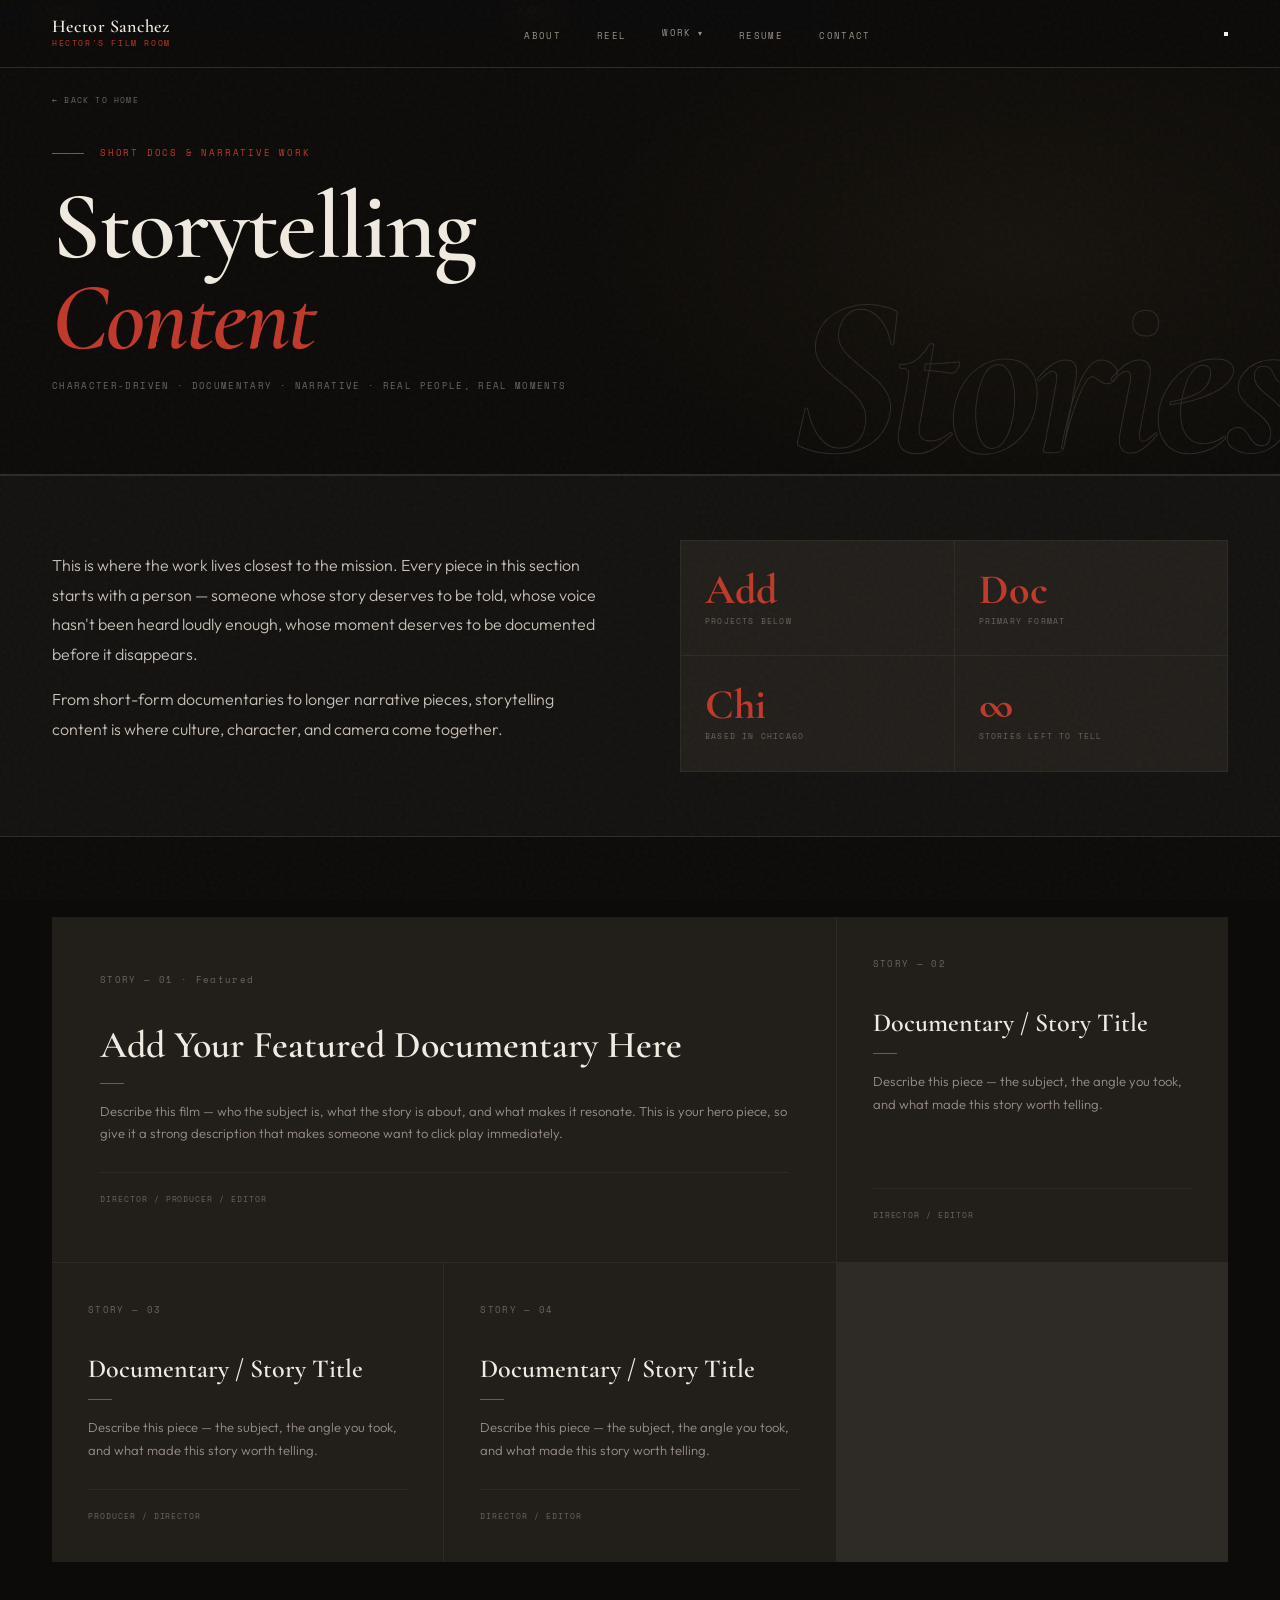
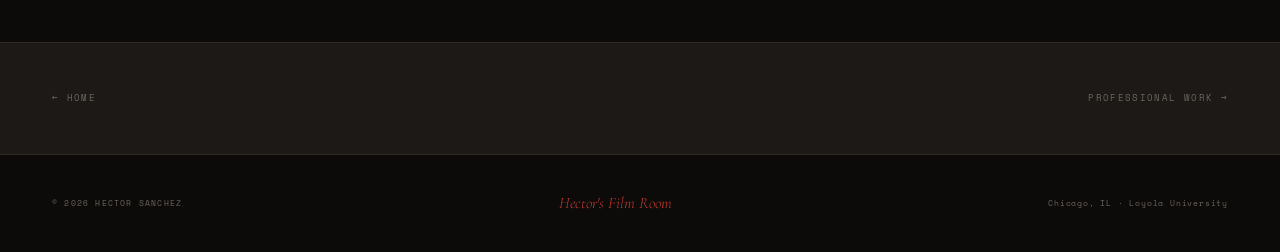
<file: storytelling.html>
<!DOCTYPE html>
<html lang="en">
<head>
<meta charset="UTF-8">
<meta name="viewport" content="width=device-width, initial-scale=1.0">
<title>Storytelling Content — Hector's Film Room</title>
<style>
/* ═══════════════════════════════════════════
   HECTOR'S FILM ROOM — Shared Styles
   ═══════════════════════════════════════════ */

@import url('https://fonts.googleapis.com/css2?family=Cormorant+Garamond:ital,wght@0,300;0,400;0,600;0,700;1,300;1,400;1,600&family=Outfit:wght@300;400;500;600&family=Space+Mono:wght@400;700&display=swap');

:root {
  --black:   #0D0B09;
  --dark:    #141210;
  --surface: #1C1916;
  --card:    #221F1B;
  --border:  #2E2A25;
  --gold:    #C0392B;
  --gold-lt: #E05444;
  --red:     #A63A2E;
  --text:    #F0EAE0;
  --muted:   #9A9088;
  --sub:     #6A6560;
}

*, *::before, *::after { box-sizing: border-box; margin: 0; padding: 0; }
html { scroll-behavior: smooth; }

body {
  background: var(--black);
  color: var(--text);
  font-family: 'Outfit', sans-serif;
  font-weight: 300;
  line-height: 1.6;
  overflow-x: hidden;
}

body::before {
  content: '';
  position: fixed;
  inset: 0;
  background-image: url("data:image/svg+xml,%3Csvg viewBox='0 0 256 256' xmlns='http://www.w3.org/2000/svg'%3E%3Cfilter id='noise'%3E%3CfeTurbulence type='fractalNoise' baseFrequency='0.9' numOctaves='4' stitchTiles='stitch'/%3E%3C/filter%3E%3Crect width='100%25' height='100%25' filter='url(%23noise)' opacity='1'/%3E%3C/svg%3E");
  opacity: 0.03;
  pointer-events: none;
  z-index: 9999;
}

/* ── NAV ── */
nav {
  position: fixed;
  top: 0; left: 0; right: 0;
  z-index: 100;
  height: 68px;
  display: flex;
  justify-content: space-between;
  align-items: center;
  padding: 0 52px;
  background: rgba(13,11,9,0.92);
  backdrop-filter: blur(12px);
  border-bottom: 1px solid var(--border);
}

.nav-logo {
  display: flex;
  flex-direction: column;
  text-decoration: none;
  gap: 2px;
}

.nav-logo-name {
  font-family: 'Cormorant Garamond', serif;
  font-size: 18px;
  font-weight: 600;
  color: var(--text);
  letter-spacing: 0.02em;
  line-height: 1;
}

.nav-logo-sub {
  font-family: 'Space Mono', monospace;
  font-size: 8px;
  letter-spacing: 0.2em;
  text-transform: uppercase;
  color: var(--gold);
}

.nav-links {
  display: flex;
  gap: 36px;
  list-style: none;
  align-items: center;
}

.nav-links a {
  font-family: 'Space Mono', monospace;
  font-size: 9px;
  letter-spacing: 0.15em;
  text-transform: uppercase;
  color: var(--muted);
  text-decoration: none;
  transition: color 0.25s;
  position: relative;
}

.nav-links a::after {
  content: '';
  position: absolute;
  bottom: -4px; left: 0;
  width: 0; height: 1px;
  background: var(--gold);
  transition: width 0.2s;
}

.nav-links a:hover { color: var(--text); }
.nav-links a:hover::after { width: 100%; }
.nav-links a.active { color: var(--gold); }
.nav-links a.active::after { width: 100%; }

/* Work dropdown */
.nav-dropdown {
  position: relative;
}

.nav-dropdown-toggle {
  font-family: 'Space Mono', monospace;
  font-size: 9px;
  letter-spacing: 0.15em;
  text-transform: uppercase;
  color: var(--muted);
  text-decoration: none;
  cursor: pointer;
  transition: color 0.2s;
  display: flex;
  align-items: center;
  gap: 6px;
}

.nav-dropdown-toggle::after {
  content: '▾';
  font-size: 8px;
  transition: transform 0.2s;
}

.nav-dropdown:hover .nav-dropdown-toggle { color: var(--text); }
.nav-dropdown:hover .nav-dropdown-toggle::after { transform: rotate(180deg); }

.nav-dropdown-menu {
  position: absolute;
  top: calc(100% + 4px);
  right: 0;
  background: var(--surface);
  border: 1px solid var(--border);
  min-width: 260px;
  opacity: 0;
  pointer-events: none;
  transform: translateY(-8px);
  transition: all 0.25s ease;
}

.nav-dropdown:hover .nav-dropdown-menu {
  opacity: 1;
  pointer-events: all;
  transform: translateY(0);
}

.nav-dropdown-menu::before {
  content: "";
  position: absolute;
  top: -12px;
  left: 0;
  right: 0;
  height: 12px;
}

.nav-dropdown-item {
  display: flex;
  flex-direction: column;
  gap: 2px;
  padding: 16px 20px;
  border-bottom: 1px solid var(--border);
  text-decoration: none;
  transition: background 0.15s;
}

.nav-dropdown-item:last-child { border-bottom: none; }
.nav-dropdown-item:hover { background: var(--card); }

.nav-dropdown-item-main {
  font-family: 'Cormorant Garamond', serif;
  font-size: 16px;
  font-weight: 600;
  color: var(--text);
  transition: color 0.15s;
}

.nav-dropdown-item:hover .nav-dropdown-item-main { color: var(--gold); }

.nav-dropdown-item-sub {
  font-family: 'Space Mono', monospace;
  font-size: 8px;
  letter-spacing: 0.12em;
  text-transform: uppercase;
  color: var(--sub);
}

/* ── SHARED SECTION STYLES ── */
.section-wrap {
  padding: 100px 52px;
  border-top: 1px solid var(--border);
}

.section-wrap.alt { background: var(--dark); }

.section-label {
  display: flex;
  align-items: center;
  gap: 16px;
  margin-bottom: 64px;
}

.section-num {
  font-family: 'Space Mono', monospace;
  font-size: 10px;
  letter-spacing: 0.15em;
  color: var(--gold);
}

.section-title {
  font-family: 'Cormorant Garamond', serif;
  font-size: 42px;
  font-weight: 600;
  letter-spacing: -0.01em;
}

.section-rule {
  flex: 1;
  height: 1px;
  background: var(--border);
}

/* ── PROJECT GRID ── */
.project-grid {
  display: grid;
  grid-template-columns: repeat(auto-fill, minmax(340px, 1fr));
  gap: 1px;
  background: var(--border);
}

.project-card {
  background: var(--card);
  padding: 40px 36px;
  position: relative;
  overflow: hidden;
  transition: background 0.25s, transform 0.25s;
  text-decoration: none;
  color: inherit;
  display: flex;
  flex-direction: column;
  cursor: pointer;
}

.project-card::before {
  content: '';
  position: absolute;
  top: 0; left: 0;
  width: 2px; height: 0;
  background: var(--gold);
  transition: height 0.3s ease;
}

.project-card:hover { background: var(--surface); transform: translateY(-1px); }
.project-card:hover::before { height: 100%; }

.project-card.large {
  grid-column: span 2;
  padding: 56px 48px;
}

.card-num {
  font-family: 'Space Mono', monospace;
  font-size: 9px;
  letter-spacing: 0.15em;
  color: var(--sub);
  margin-bottom: 36px;
}

.card-title {
  font-family: 'Cormorant Garamond', serif;
  font-size: 26px;
  font-weight: 600;
  line-height: 1.15;
  margin-bottom: 16px;
  transition: color 0.2s;
}

.project-card.large .card-title { font-size: 38px; }
.project-card:hover .card-title { color: var(--gold-lt); }

.card-bar {
  width: 24px; height: 1px;
  background: var(--gold);
  margin-bottom: 16px;
  transition: width 0.3s;
}

.project-card:hover .card-bar { width: 48px; }

.card-desc {
  font-size: 13px;
  line-height: 1.7;
  color: var(--muted);
  flex: 1;
  margin-bottom: 28px;
}

.card-footer {
  display: flex;
  justify-content: space-between;
  align-items: center;
  padding-top: 20px;
  border-top: 1px solid var(--border);
  margin-top: auto;
}

.card-role {
  font-family: 'Space Mono', monospace;
  font-size: 8px;
  letter-spacing: 0.12em;
  text-transform: uppercase;
  color: var(--sub);
}

.card-link {
  font-family: 'Space Mono', monospace;
  font-size: 8px;
  letter-spacing: 0.12em;
  text-transform: uppercase;
  color: var(--gold);
  opacity: 0;
  transition: opacity 0.2s;
}

.project-card:hover .card-link { opacity: 1; }

/* ── PAGE HERO (inner pages) ── */
.page-hero {
  padding-top: 68px;
  padding-bottom: 80px;
  padding-left: 52px;
  padding-right: 52px;
  border-bottom: 1px solid var(--border);
  position: relative;
  overflow: hidden;
  min-height: 400px;
  display: flex;
  flex-direction: column;
  justify-content: flex-end;
}

.page-hero-bg {
  position: absolute;
  inset: 0;
  background: radial-gradient(ellipse 50% 80% at 80% 50%, rgba(201,168,76,0.05) 0%, transparent 70%);
}

.page-hero-back {
  display: inline-flex;
  align-items: center;
  gap: 8px;
  font-family: 'Space Mono', monospace;
  font-size: 8px;
  letter-spacing: 0.15em;
  text-transform: uppercase;
  color: var(--sub);
  text-decoration: none;
  margin-bottom: 40px;
  transition: color 0.2s;
  position: relative;
  z-index: 1;
}

.page-hero-back:hover { color: var(--gold); }

.page-hero-eyebrow {
  display: flex;
  align-items: center;
  gap: 16px;
  margin-bottom: 20px;
  position: relative;
  z-index: 1;
}

.page-hero-eyebrow-line {
  width: 32px; height: 1px;
  background: var(--gold);
}

.page-hero-eyebrow-text {
  font-family: 'Space Mono', monospace;
  font-size: 9px;
  letter-spacing: 0.2em;
  text-transform: uppercase;
  color: var(--gold);
}

.page-hero-title {
  font-family: 'Cormorant Garamond', serif;
  font-size: clamp(52px, 8vw, 96px);
  font-weight: 600;
  line-height: 0.95;
  letter-spacing: -0.02em;
  margin-bottom: 16px;
  position: relative;
  z-index: 1;
}

.page-hero-title em {
  font-style: italic;
  color: var(--gold);
}

.page-hero-subtitle {
  font-family: 'Space Mono', monospace;
  font-size: 9px;
  letter-spacing: 0.15em;
  text-transform: uppercase;
  color: var(--sub);
  position: relative;
  z-index: 1;
}

.page-hero-bg-text {
  position: absolute;
  right: -10px;
  bottom: -20px;
  font-family: 'Cormorant Garamond', serif;
  font-size: clamp(120px, 18vw, 240px);
  font-weight: 700;
  font-style: italic;
  color: transparent;
  -webkit-text-stroke: 1px var(--border);
  line-height: 1;
  user-select: none;
  pointer-events: none;
  letter-spacing: -0.04em;
}

/* ── FOOTER ── */
footer {
  background: var(--black);
  border-top: 1px solid var(--border);
  padding: 36px 52px;
  display: flex;
  justify-content: space-between;
  align-items: center;
}

.footer-left {
  font-family: 'Space Mono', monospace;
  font-size: 8px;
  letter-spacing: 0.15em;
  text-transform: uppercase;
  color: var(--sub);
}

.footer-center {
  font-family: 'Cormorant Garamond', serif;
  font-style: italic;
  font-size: 16px;
  color: var(--gold);
}

.footer-right {
  font-family: 'Space Mono', monospace;
  font-size: 8px;
  letter-spacing: 0.1em;
  color: var(--sub);
}

/* ── BUTTONS ── */
.btn-primary {
  font-family: 'Space Mono', monospace;
  font-size: 9px;
  letter-spacing: 0.18em;
  text-transform: uppercase;
  color: var(--black);
  background: var(--gold);
  text-decoration: none;
  padding: 14px 32px;
  display: inline-block;
  transition: background 0.2s;
  border: none;
  cursor: pointer;
}

.btn-primary:hover { background: var(--gold-lt); }

.btn-ghost {
  font-family: 'Space Mono', monospace;
  font-size: 9px;
  letter-spacing: 0.18em;
  text-transform: uppercase;
  color: var(--muted);
  border: 1px solid var(--border);
  text-decoration: none;
  padding: 14px 32px;
  display: inline-block;
  transition: all 0.2s;
}

.btn-ghost:hover { border-color: var(--muted); color: var(--text); }

/* ── ANIMATIONS ── */
@keyframes fadeUp {
  from { opacity: 0; transform: translateY(24px); }
  to   { opacity: 1; transform: translateY(0); }
}

@keyframes fadeIn {
  from { opacity: 0; }
  to   { opacity: 1; }
}

/* ── RESPONSIVE ── */
@media (max-width: 960px) {
  nav { padding: 0 24px; }
  .nav-links { gap: 20px; }
  .section-wrap { padding: 64px 24px; }
  .page-hero { padding: 68px 24px 56px; }
  .page-hero-bg-text { display: none; }
  .project-card.large { grid-column: span 1; }
  footer { flex-direction: column; gap: 12px; text-align: center; padding: 24px; }
}

/* ── SCROLL-BASED NAV HIGHLIGHTING ── */
.nav-links a.active,
.nav-links a.active::after {
  color: var(--gold);
  width: 100%;
}

.nav-links a.section-active {
  color: var(--text);
}

.nav-links a.section-active::after {
  width: 100%;
  background: var(--gold);
}

</style>
<style>
  .work-intro {
    padding: 64px 52px;
    border-top: 1px solid var(--border);
    background: var(--dark);
    display: grid;
    grid-template-columns: 1fr 1fr;
    gap: 80px;
    align-items: center;
  }

  .work-intro-text p {
    font-size: 16px;
    line-height: 1.85;
    color: #C8C0B8;
    margin-bottom: 16px;
  }

  .work-intro-stats {
    display: grid;
    grid-template-columns: 1fr 1fr;
    gap: 1px;
    background: var(--border);
    border: 1px solid var(--border);
  }

  .intro-stat {
    background: var(--card);
    padding: 28px 24px;
  }

  .intro-stat-num {
    font-family: 'Cormorant Garamond', serif;
    font-size: 42px;
    font-weight: 700;
    line-height: 1;
    color: var(--gold);
    margin-bottom: 4px;
  }

  .intro-stat-label {
    font-family: 'Space Mono', monospace;
    font-size: 8px;
    letter-spacing: 0.15em;
    text-transform: uppercase;
    color: var(--sub);
  }

  .work-grid-section {
    padding: 80px 52px;
    border-top: 1px solid var(--border);
  }

  .work-grid-section:nth-child(even) { background: var(--dark); }

  @media (max-width: 960px) {
    .work-intro { grid-template-columns: 1fr; gap: 48px; padding: 48px 24px; }
    .work-grid-section { padding: 64px 24px; }
  }
</style>
</head>
<body>

<!-- NAV -->
<nav>
  <a href="index.html" class="nav-logo">
    <span class="nav-logo-name">Hector Sanchez</span>
    <span class="nav-logo-sub">Hector's Film Room</span>
  </a>
  <ul class="nav-links">
    <li><a href="index.html#about">About</a></li>
    <li><a href="index.html#reel">Reel</a></li>
    <li class="nav-dropdown">
      <span class="nav-dropdown-toggle active">Work</span>
      <div class="nav-dropdown-menu">
        <a href="storytelling.html" class="nav-dropdown-item">
          <span class="nav-dropdown-item-main">Storytelling Content</span>
          <span class="nav-dropdown-item-sub">Short Docs &amp; Narrative Work</span>
        </a>
        <a href="professional.html" class="nav-dropdown-item">
          <span class="nav-dropdown-item-main">Professional Work</span>
          <span class="nav-dropdown-item-sub">Commercial &amp; Branded Projects</span>
        </a>
        <a href="social.html" class="nav-dropdown-item">
          <span class="nav-dropdown-item-main">Social Media Content</span>
          <span class="nav-dropdown-item-sub">Short-Form, Reels &amp; Digital</span>
        </a>
      </div>
    </li>
    <li><a href="index.html#resume">Resume</a></li>
    <li><a href="index.html#contact">Contact</a></li>
  </ul>
  <button class="nav-hamburger" id="hamburger" aria-label="Menu" onclick="toggleMenu()">
    <span></span><span></span><span></span>
  </button>
</nav>

<!-- MOBILE MENU -->
<div class="mobile-menu" id="mobile-menu">
  <a href="index.html" onclick="closeMenu()">Home</a>
  <span class="mobile-menu-section">Work</span>
  <a href="storytelling.html" onclick="closeMenu()">Storytelling Content</a>
  <a href="professional.html" onclick="closeMenu()">Professional Work</a>
  <a href="social.html" onclick="closeMenu()">Social Media Content</a>
  <span class="mobile-menu-section">More</span>
  <a href="index.html#services" onclick="closeMenu()">Services</a>
  <a href="index.html#resume" onclick="closeMenu()">Resume</a>
  <a href="index.html#contact" onclick="closeMenu()">Contact</a>
  <a href="inquiry.html" class="highlight" onclick="closeMenu()">Start a Project</a>
</div>

<!-- PAGE HERO -->
<section class="page-hero">
  <div class="page-hero-bg"></div>
  <div class="page-hero-bg-text">Stories</div>
  <a href="index.html" class="page-hero-back">← Back to Home</a>
  <div class="page-hero-eyebrow">
    <div class="page-hero-eyebrow-line"></div>
    <span class="page-hero-eyebrow-text">Short Docs &amp; Narrative Work</span>
  </div>
  <h1 class="page-hero-title">Storytelling<br><em>Content</em></h1>
  <p class="page-hero-subtitle">Character-driven · Documentary · Narrative · Real People, Real Moments</p>
</section>

<!-- INTRO -->
<div class="work-intro">
  <div class="work-intro-text">
    <p>This is where the work lives closest to the mission. Every piece in this section starts with a person — someone whose story deserves to be told, whose voice hasn't been heard loudly enough, whose moment deserves to be documented before it disappears.</p>
    <p>From short-form documentaries to longer narrative pieces, storytelling content is where culture, character, and camera come together.</p>
  </div>
  <div class="work-intro-stats">
    <div class="intro-stat">
      <div class="intro-stat-num">Add</div>
      <div class="intro-stat-label">Projects Below</div>
    </div>
    <div class="intro-stat">
      <div class="intro-stat-num">Doc</div>
      <div class="intro-stat-label">Primary Format</div>
    </div>
    <div class="intro-stat">
      <div class="intro-stat-num">Chi</div>
      <div class="intro-stat-label">Based in Chicago</div>
    </div>
    <div class="intro-stat">
      <div class="intro-stat-num">∞</div>
      <div class="intro-stat-label">Stories Left to Tell</div>
    </div>
  </div>
</div>

<!-- ═══════════════════════════════════════
     PROJECT GRID
     To add a project: copy a .project-card
     block and paste it inside .project-grid.
     Use class="project-card large" to span 2 cols.
     ═══════════════════════════════════════ -->
<section class="work-grid-section">
  <div class="project-grid">

    <!-- FEATURED CARD — your strongest doc piece -->
    <div class="project-card large">
      <span class="card-num">STORY — 01 · Featured</span>
      <h3 class="card-title">Add Your Featured Documentary Here</h3>
      <div class="card-bar"></div>
      <p class="card-desc">Describe this film — who the subject is, what the story is about, and what makes it resonate. This is your hero piece, so give it a strong description that makes someone want to click play immediately.</p>
      <div class="card-footer">
        <span class="card-role">Director / Producer / Editor</span>
        <span class="card-link">Watch Film →</span>
      </div>
    </div>

    <div class="project-card">
      <span class="card-num">STORY — 02</span>
      <h3 class="card-title">Documentary / Story Title</h3>
      <div class="card-bar"></div>
      <p class="card-desc">Describe this piece — the subject, the angle you took, and what made this story worth telling.</p>
      <div class="card-footer">
        <span class="card-role">Director / Editor</span>
        <span class="card-link">Watch →</span>
      </div>
    </div>

    <div class="project-card">
      <span class="card-num">STORY — 03</span>
      <h3 class="card-title">Documentary / Story Title</h3>
      <div class="card-bar"></div>
      <p class="card-desc">Describe this piece — the subject, the angle you took, and what made this story worth telling.</p>
      <div class="card-footer">
        <span class="card-role">Producer / Director</span>
        <span class="card-link">Watch →</span>
      </div>
    </div>

    <div class="project-card">
      <span class="card-num">STORY — 04</span>
      <h3 class="card-title">Documentary / Story Title</h3>
      <div class="card-bar"></div>
      <p class="card-desc">Describe this piece — the subject, the angle you took, and what made this story worth telling.</p>
      <div class="card-footer">
        <span class="card-role">Director / Editor</span>
        <span class="card-link">Watch →</span>
      </div>
    </div>

    <!-- ↓ ADD MORE STORYTELLING CARDS HERE — copy a block above ↓ -->

  </div>
</section>

<!-- NAV BETWEEN SECTIONS -->
<section style="padding: 48px 52px; border-top: 1px solid var(--border); display: flex; justify-content: space-between; align-items: center; background: var(--surface);">
  <a href="index.html" style="font-family: 'Space Mono', monospace; font-size: 9px; letter-spacing: 0.15em; text-transform: uppercase; color: var(--sub); text-decoration: none; transition: color 0.2s;" onmouseover="this.style.color='var(--gold)'" onmouseout="this.style.color='var(--sub)'">← Home</a>
  <a href="professional.html" style="font-family: 'Space Mono', monospace; font-size: 9px; letter-spacing: 0.15em; text-transform: uppercase; color: var(--sub); text-decoration: none; transition: color 0.2s;" onmouseover="this.style.color='var(--gold)'" onmouseout="this.style.color='var(--sub)'">Professional Work →</a>
</section>

<footer>
  <span class="footer-left">© 2026 Hector Sanchez</span>
  <span class="footer-center">Hector's Film Room</span>
  <span class="footer-right">Chicago, IL · Loyola University</span>
</footer>

<script>
  function toggleMenu() {
    const menu = document.getElementById('mobile-menu');
    const btn = document.getElementById('hamburger');
    menu.classList.toggle('open');
    btn.classList.toggle('open');
  }
  function closeMenu() {
    document.getElementById('mobile-menu').classList.remove('open');
    document.getElementById('hamburger').classList.remove('open');
  }
</script>
</body>
</html>
</file>
